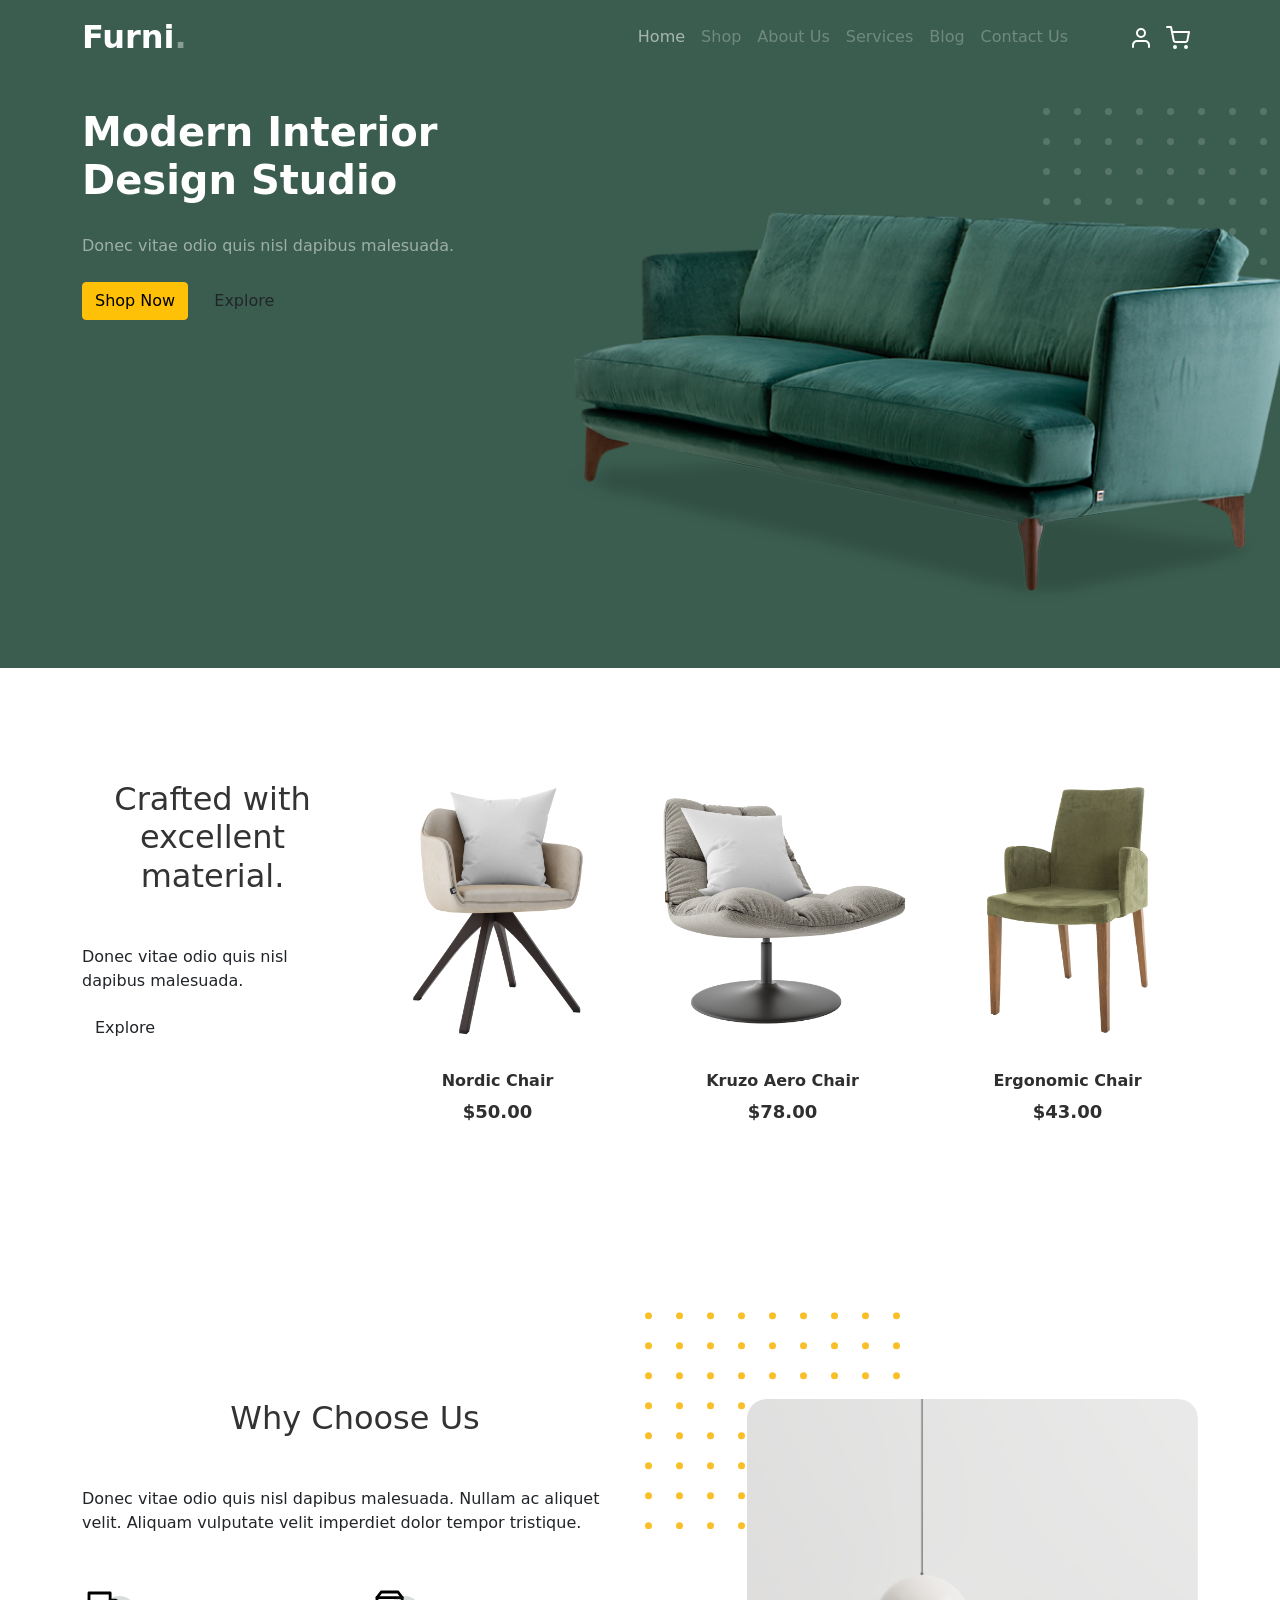
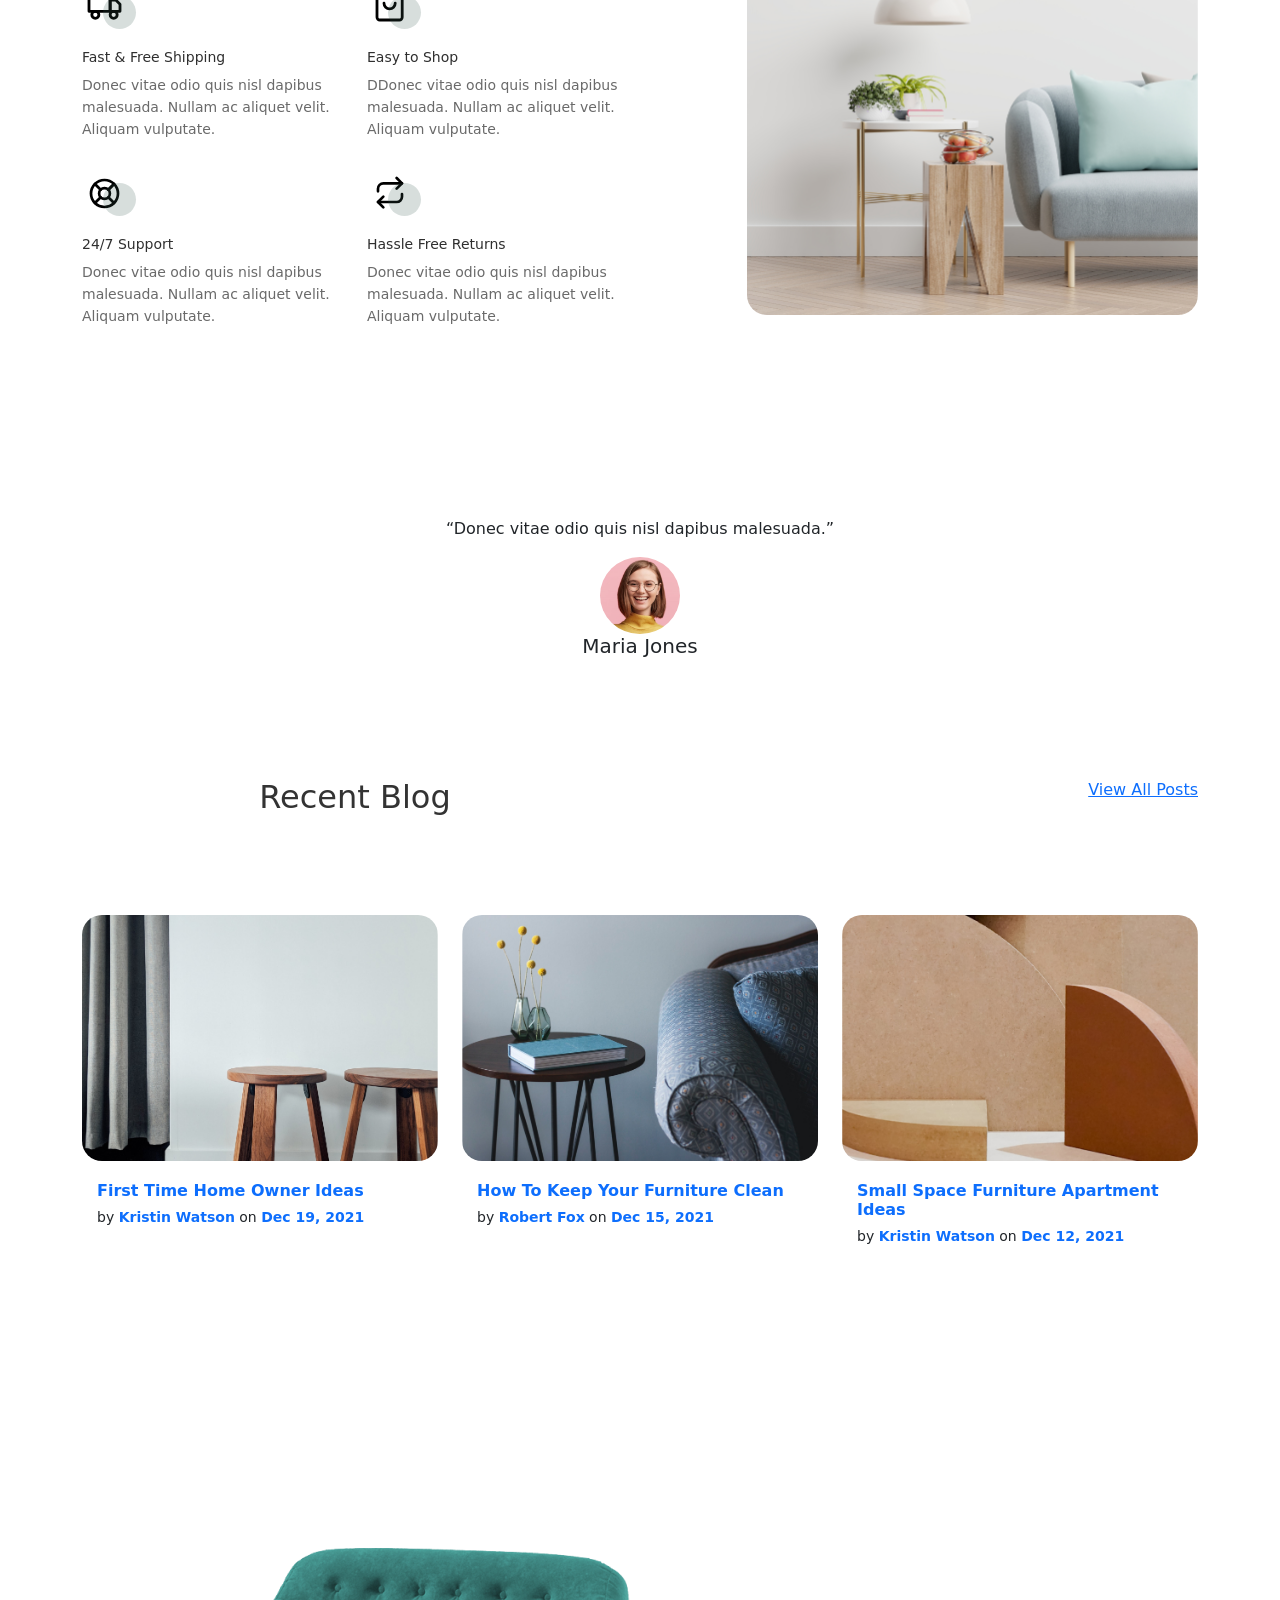
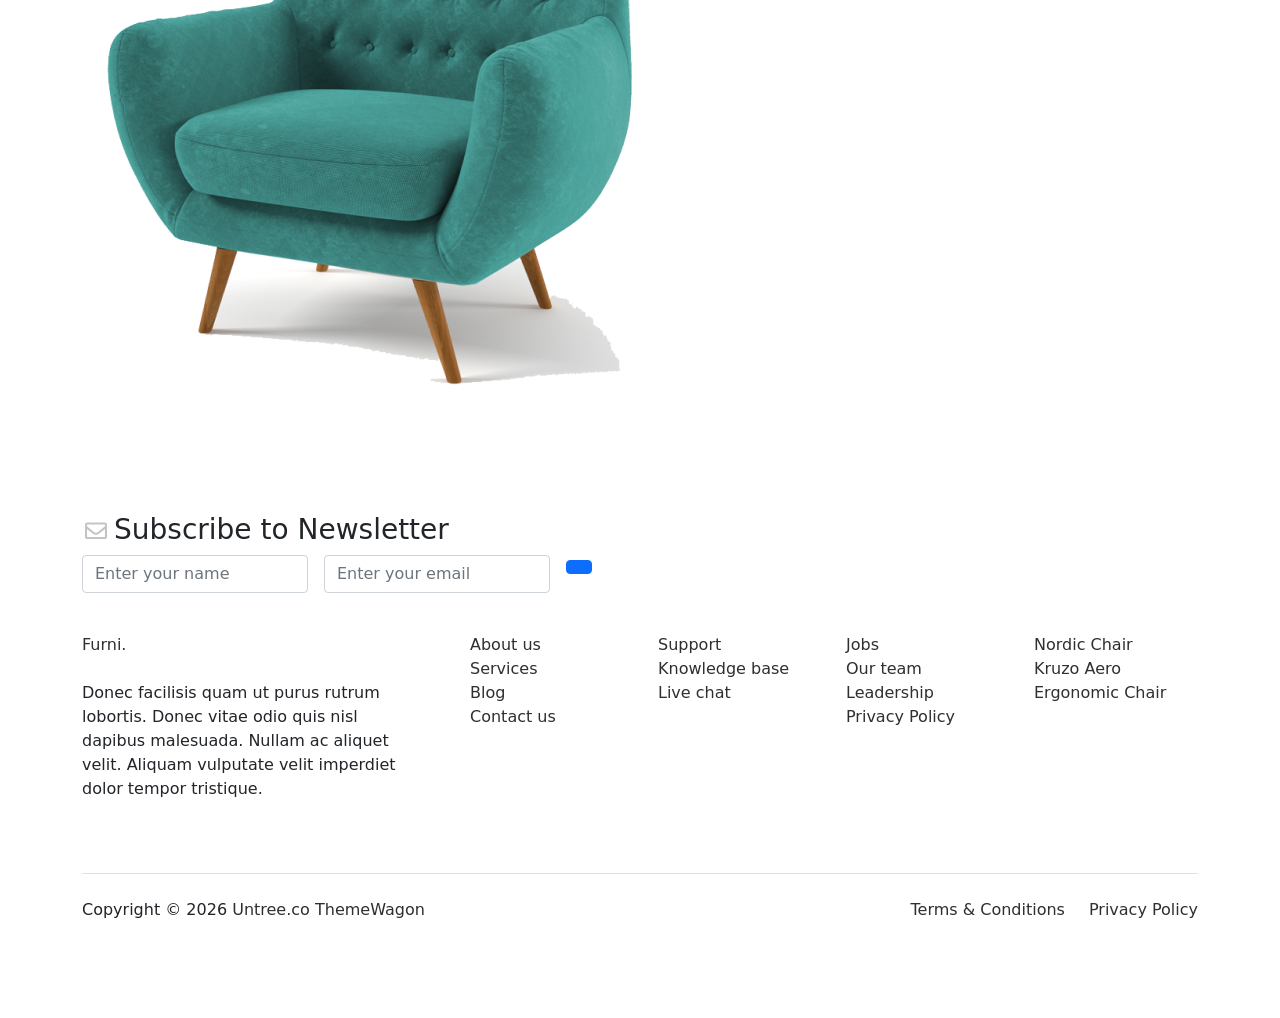
<file: index.html>
<!DOCTYPE html>
<html lang="en">
<head>
    <meta charset="UTF-8">
    <meta name="viewport" content="width=device-width, initial-scale=1.0">
    <title>FURIN🕊️</title>
    <link rel="stylesheet" href="bootstrap files/style.css">
    <link rel="stylesheet" href="bootstrap files/bootstrap.min.css">
</head>
<body>
    <nav class="custom-navbar navbar navbar-expand-md navbar-dark">
<div class="container">
<a class="navbar-brand" href="index.html">Furni<span>.</span></a>
<button class="navbar-toggler" type="button" data-bs-toggle="collapse" data-bs-target="#navbarsFurni">
<span class="navbar-toggler-icon"></span></button>
<div class="collapse navbar-collapse" id="navbarsFurni">
<ul class="custom-navbar-nav navbar-nav ms-auto mb-2 mb-md-0">
<li class="nav-item active"><a class="nav-link" href="index.html">Home</a></li>
<li class="nav-item"><a class="nav-link" href="shop.html">Shop</a></li>
<li class="nav-item"><a class="nav-link" href="about.html">About Us</a></li>
<li class="nav-item"><a class="nav-link" href="sevices.html">Services</a></li>
<li class="nav-item"><a class="nav-link" href="blog.html">Blog</a></li>
<li class="nav-item"><a class="nav-link" href="contact.html">Contact Us</a></li>
</ul>
<ul class="custom-navbar-cta navbar-nav ms-5">
<li class="nav-item"><a class="nav-link" href="#"><img src="images/user.svg" alt="User"></a></li>
<li class="nav-item"><a class="nav-link" href="cart.html"><img src="images/cart.svg" alt="Cart"></a></li>
</ul>
</div>
</div>
</nav>

<div class="hero">
<div class="container">
<div class="row justify-content-between">
<div class="col-lg-5">
<div class="intro-excerpt">
<h1>Modern Interior <span>Design Studio</span></h1>
<p class="mb-4">Donec vitae odio quis nisl dapibus malesuada.</p>
<p>
<a href="shop.html" class="btn btn-warning me-2">Shop Now</a>
<a href="#" class="btn btn-white-outline">Explore</a>
</p>
</div>
</div>
<div class="col-lg-7">
<div class="hero-img-wrap">
<img src="images/couch.png" class="img-fluid" alt="Hero Image">
</div>
</div>
</div>
</div>
</div>


<div class="product-section">
<div class="container">
<div class="row">
<!-- Text -->
<div class="col-lg-3">
<h2 class="section-title">Crafted with excellent material.</h2>
<p>Donec vitae odio quis nisl dapibus malesuada.</p>
<a href="shop.html" class="btn">Explore</a>
</div>
<!-- Product 1 -->
<div class="col-12 col-md-4 col-lg-3">
<a class="product-item" href="cart.html">
<img src="images/product-1.png" class="img-fluid product-thumbnail" alt="Nordic Chair">
<h3>Nordic Chair</h3>
<strong>$50.00</strong>
<span class="icon-cross">
<img src="images/cross.svg" alt="Add">
</span>
</a>
</div>


<div class="col-12 col-md-4 col-lg-3">
<a class="product-item" href="cart.html">
<img src="images/product-2.png" class="img-fluid product-thumbnail" alt="Kruzo Aero Chair">
<h3>Kruzo Aero Chair</h3>
<strong>$78.00</strong>
<span class="icon-cross">
<img src="images/cross.svg" alt="Add">
</span>
</a>
</div>
<div class="col-12 col-md-4 col-lg-3">
<a class="product-item" href="cart.html">
<img src="images/product-3.png" class="img-fluid product-thumbnail" alt="Ergonomic Chair">
<h3>Ergonomic Chair</h3>
<strong>$43.00</strong>
<span class="icon-cross">
<img src="images/cross.svg" alt="Add">
</span>
</a>
</div>
</div>
</div>
</div>




<div class="why-choose-section">
<div class="container">
<div class="row justify-content-between">

<!-- Left Column -->
<div class="col-lg-6">
<h2 class="section-title">Why Choose Us</h2>
<p>Donec vitae odio quis nisl dapibus malesuada. Nullam ac aliquet velit. Aliquam vulputate velit
imperdiet dolor tempor tristique.</p>

<div class="row my-5">
<!-- Feature 1 -->
<div class="col-6 col-md-6">
<div class="feature">
<div class="icon">
<img src="images/truck.svg" alt="Fast & Free Shipping" class="img-fluid">
</div>
<h3>Fast &amp; Free Shipping</h3>
<p>Donec vitae odio quis nisl dapibus malesuada. Nullam ac aliquet velit. Aliquam vulputate.</p>
</div>
</div>

<!-- Feature 2 -->
<div class="col-6 col-md-6">
<div class="feature">
<div class="icon">
<img src="images/bag.svg" alt="Easy to Shop" class="img-fluid">
</div>
<h3>Easy to Shop</h3>
<p>DDonec vitae odio quis nisl dapibus malesuada. Nullam ac aliquet velit. Aliquam vulputate.</p>
</div>
</div>

<!-- Feature 3 -->
<div class="col-6 col-md-6">
<div class="feature">
<div class="icon">
<img src="images/support.svg" alt="24/7 Support" class="img-fluid">
</div>
<h3>24/7 Support</h3>
<p>Donec vitae odio quis nisl dapibus malesuada. Nullam ac aliquet velit. Aliquam vulputate.</p>
</div>
</div>

<!-- Feature 4 -->
<div class="col-6 col-md-6">
<div class="feature">
<div class="icon">
<img src="images/return.svg" alt="Hassle Free Returns" class="img-fluid">
</div>
<h3>Hassle Free Returns</h3>
<p>Donec vitae odio quis nisl dapibus malesuada. Nullam ac aliquet velit. Aliquam vulputate.</p>
</div>
</div>
</div>
</div>

<!-- Right Column: Image -->
<div class="col-lg-5">
<div class="img-wrap">
<img src="images/why-choose-us-img.jpg" alt="Why Choose Us" class="img-fluid">
</div>
</div>

</div>
</div>
</div>





<div id="testimonialCarousel" class="carousel slide" data-bs-ride="carousel">
<div class="carousel-inner text-center">
<div class="carousel-item active">
<blockquote>
<p>“Donec vitae odio quis nisl dapibus malesuada.”</p>
</blockquote>
<img src="images/person-1.png" class="rounded-circle" width="80" alt="Maria Jones">
<h5>Maria Jones</h5>
</div>
<div class="carousel-item">
<blockquote>
<p>“Aliquam vulputate velit imperdiet dolor tempor tristique.”</p>
</blockquote>
<img src="images/person_2.jpg" class="rounded-circle" width="80" alt="John Smith">
<h5>John Smith</h5>
</div>
</div>
<button class="carousel-control-prev" data-bs-target="#testimonialCarousel" data-bs-slide="prev">
<span class="carousel-control-prev-icon"></span>
</button>
<button class="carousel-control-next" data-bs-target="#testimonialCarousel" data-bs-slide="next">
<span class="carousel-control-next-icon"></span>
</button>
</div>



<div class="blog-section">
<div class="container">
<div class="row mb-5">
<div class="col-md-6">
<h2 class="section-title">Recent Blog</h2>
</div>
<div class="col-md-6 text-start text-md-end">
<a href="#" class="more">View All Posts</a>
</div>
</div>
<div class="row">
<!-- Post 1 -->
<div class="col-12 col-sm-6 col-md-4 mb-4 mb-md-0">
<div class="post-entry">
<a href="#" class="post-thumbnail">
<img src="images/post-1.jpg" alt="Blog Image" class="img-fluid">
</a>
<div class="post-content-entry">
<h3><a href="#">First Time Home Owner Ideas</a></h3>
<div class="meta">
<span>by <a href="#">Kristin Watson</a></span>
<span> on <a href="#">Dec 19, 2021</a></span>
</div>
</div>
</div>
</div>


<!-- Post 2 -->
<div class="col-12 col-sm-6 col-md-4 mb-4 mb-md-0">
<div class="post-entry">
<a href="#" class="post-thumbnail">
<img src="images/post-2.jpg" alt="Blog Image" class="img-fluid">
</a>
<div class="post-content-entry">
<h3><a href="#">How To Keep Your Furniture Clean</a></h3>
<div class="meta">
<span>by <a href="#">Robert Fox</a></span>
<span> on <a href="#">Dec 15, 2021</a></span>
</div>
</div>
</div>
</div>


<!-- Post 3 -->
<div class="col-12 col-sm-6 col-md-4">
<div class="post-entry">
<a href="#" class="post-thumbnail">
<img src="images/post-3.jpg" alt="Blog Image" class="img-fluid">
</a>
<div class="post-content-entry">
<h3><a href="#">Small Space Furniture Apartment Ideas</a></h3>
<div class="meta">
<span>by <a href="#">Kristin Watson</a></span>
<span> on <a href="#">Dec 12, 2021</a></span>
</div>
</div>
</div>
</div>

</div>
</div>
</div>


<footer class="footer-section">
<div class="container relative">
<div class="sofa-img">
<img src="images/sofa.png" alt="Image" class="img-fluid">
</div>

<!-- Subscription -->
<div class="row">
<div class="col-lg-8">
<div class="subscription-form">
<h3 class="d-flex align-items-center">
<span class="me-1">
<img src="images/envelope-outline.svg" alt="Image" class="img-fluid">
</span>
<span>Subscribe to Newsletter</span>
</h3>

<form action="#" class="row g-3">
<div class="col-auto">
<input type="text" class="form-control" placeholder="Enter your name">
</div>
<div class="col-auto">
<input type="email" class="form-control" placeholder="Enter your email">
</div>




<div class="col-auto">
<button class="btn btn-primary">
<span class="fa fa-paper-plane"></span>
</button>
</div>
</form>
</div>
</div>
</div>
<div class="row g-5 mb-5">
<div class="col-lg-4">
<div class="mb-4 footer-logo-wrap">
<a href="#" class="footer-logo">Furni<span>.</span></a>
</div>
<p class="mb-4">
Donec facilisis quam ut purus rutrum lobortis. Donec vitae odio quis nisl dapibus malesuada.
Nullam ac aliquet velit. Aliquam vulputate velit imperdiet dolor tempor tristique.
</p>
<ul class="list-unstyled custom-social">
<li><a href="#"><span class="fa fa-brands fa-facebook-f"></span></a></li>
<li><a href="#"><span class="fa fa-brands fa-twitter"></span></a></li>
<li><a href="#"><span class="fa fa-brands fa-instagram"></span></a></li>
<li><a href="#"><span class="fa fa-brands fa-linkedin"></span></a></li>
</ul>
</div>



<div class="col-lg-8">
<div class="row links-wrap">
<div class="col-6 col-sm-6 col-md-3">
<ul class="list-unstyled">
<li><a href="#">About us</a></li>
<li><a href="#">Services</a></li>
<li><a href="#">Blog</a></li>
<li><a href="#">Contact us</a></li>
</ul>
</div>
<div class="col-6 col-sm-6 col-md-3">
<ul class="list-unstyled">
<li><a href="#">Support</a></li>
<li><a href="#">Knowledge base</a></li>
<li><a href="#">Live chat</a></li>
</ul>
</div>
<div class="col-6 col-sm-6 col-md-3">
<ul class="list-unstyled">
<li><a href="#">Jobs</a></li>
<li><a href="#">Our team</a></li>
<li><a href="#">Leadership</a></li>
<li><a href="#">Privacy Policy</a></li>
</ul>
</div>


<div class="col-6 col-sm-6 col-md-3">
<ul class="list-unstyled">
<li><a href="#">Nordic Chair</a></li>
<li><a href="#">Kruzo Aero</a></li>
<li><a href="#">Ergonomic Chair</a></li>
</ul>
</div>
</div>
</div>
</div>
<div class="border-top copyright">
<div class="row pt-4">
<div class="col-lg-6">
<p class="mb-2 text-center text-lg-start">
Copyright &copy;
<script>document.write(new Date().getFullYear());</script>
<a href="https://untree.co">Untree.co</a>
<a href="https://themewagon.com">ThemeWagon</a>
</p>
</div>


<div class="col-lg-6 text-center text-lg-end">
<ul class="list-unstyled d-inline-flex ms-auto">
<li class="me-4"><a href="#">Terms &amp; Conditions</a></li>
<li><a href="#">Privacy Policy</a></li>
</ul>
</div>
</div>
</div>

</div>
</footer>
    <script src="bootstrap files/bootstrap.bundle.min.js"></script>
</body>
</html>
</file>
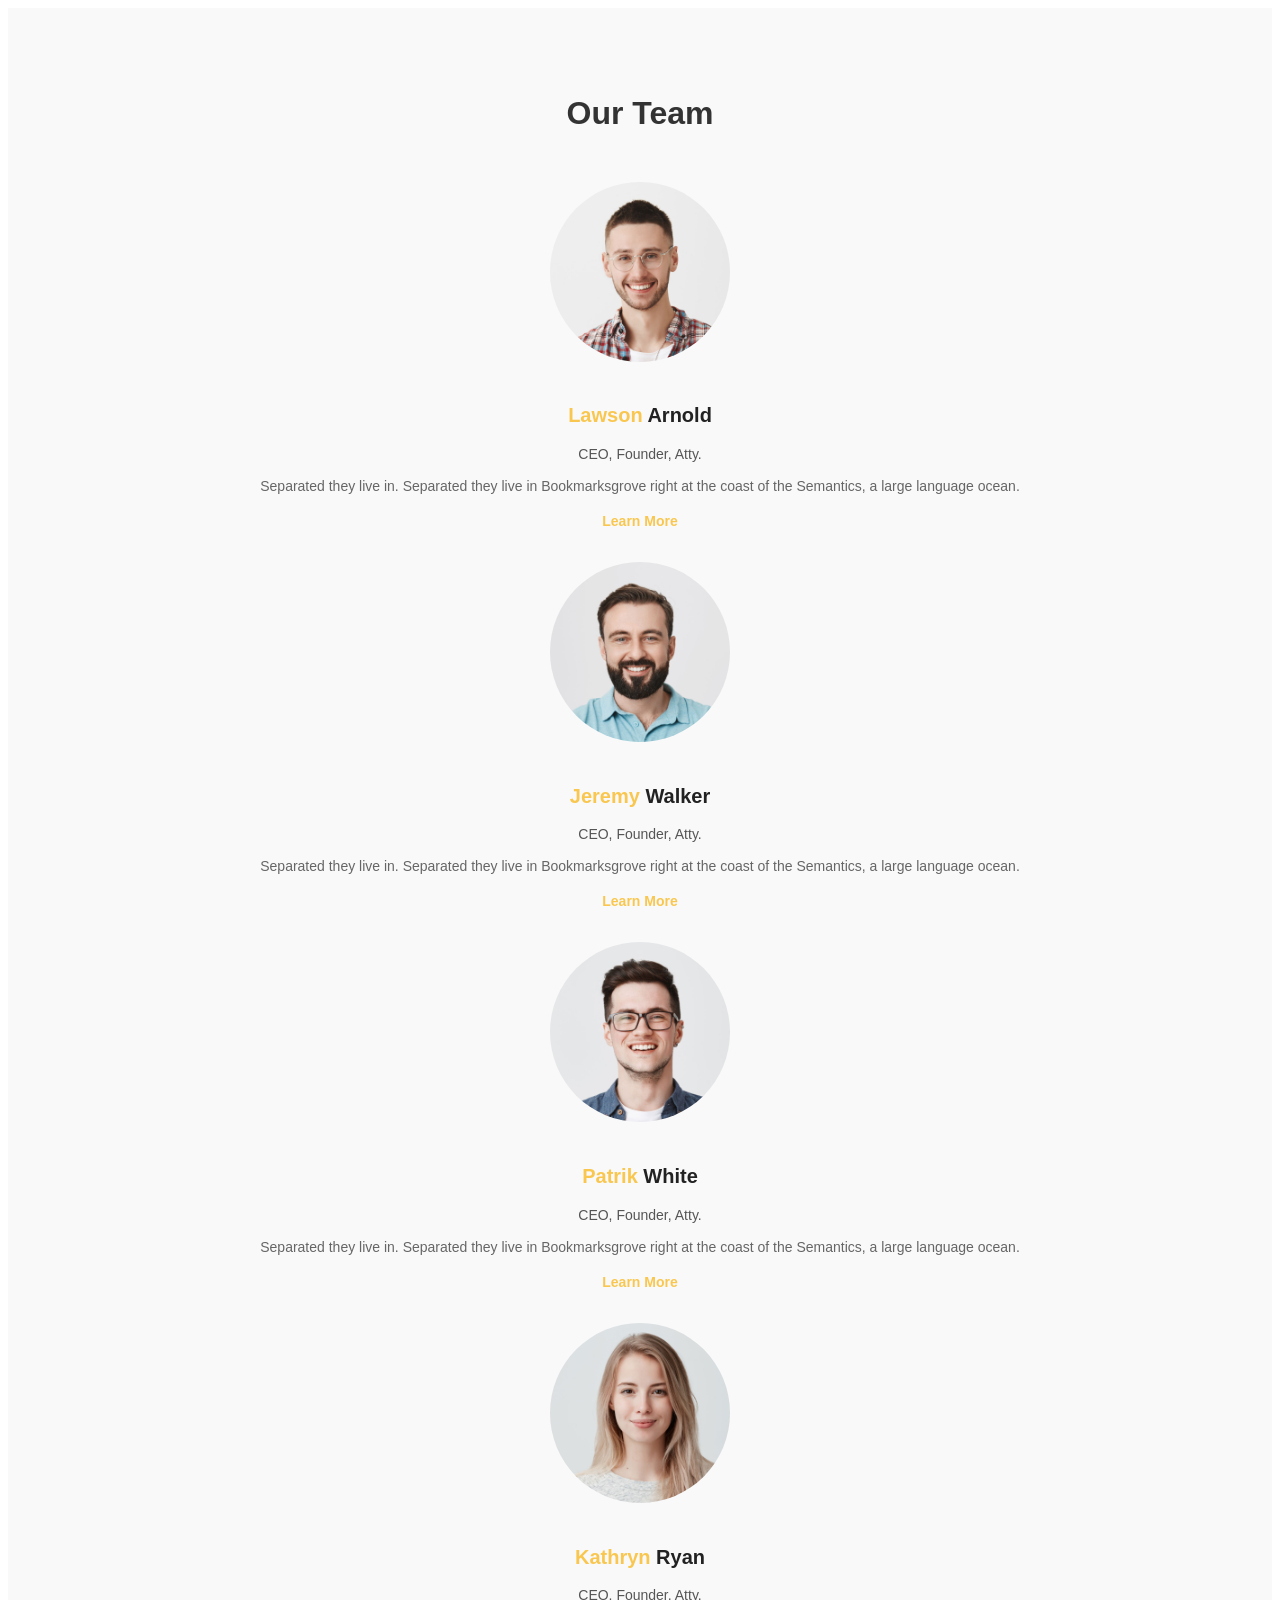
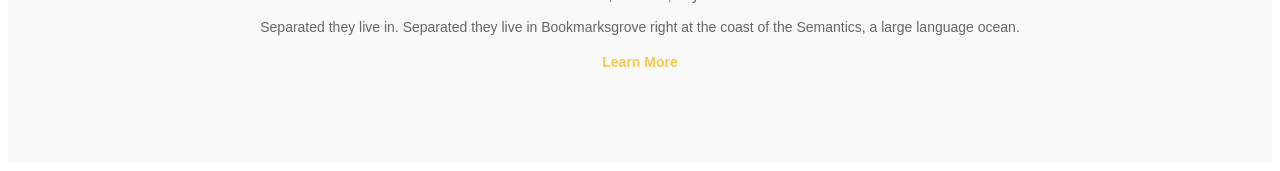
<file: about.html>
<!DOCTYPE html>
<html lang="en">
<head>
    <meta charset="UTF-8">
    <meta name="viewport" content="width=device-width, initial-scale=1.0">
    <title>Document</title>
    <link rel="stylesheet" href="bootstrap files/style.css">
</head>
<body>
    <div class="untree_co-section">
<div class="container">

<div class="row mb-5">
<div class="col-lg-5 mx-auto text-center">
<h2 class="section-title">Our Team</h2>
</div>
</div>

<div class="row">
<!-- Start Column 1 -->
<div class="col-12 col-md-6 col-lg-3 mb-5 mb-md-0">
<img src="images/person_1.jpg" class="img-fluid mb-5" alt="Team Member">
<h3><a href="#"><span>Lawson</span> Arnold</a></h3>
<span class="d-block position mb-4">CEO, Founder, Atty.</span>
<p>
Separated they live in. Separated they live in Bookmarksgrove right at
the coast of the Semantics, a large language ocean.
</p>
<p class="mb-0">
<a href="#" class="more dark">Learn More <span class="icon-arrow_forward"></span></a>
</p>
</div>

<!-- Start Column 2 -->
<div class="col-12 col-md-6 col-lg-3 mb-5 mb-md-0">
<img src="images/person_2.jpg" class="img-fluid mb-5" alt="Team Member">
<h3><a href="#"><span>Jeremy</span> Walker</a></h3>
<span class="d-block position mb-4">CEO, Founder, Atty.</span>
<p>
Separated they live in. Separated they live in Bookmarksgrove right at
the coast of the Semantics, a large language ocean.
</p>
<p class="mb-0">
<a href="#" class="more dark">Learn More <span class="icon-arrow_forward"></span></a>
</p>
</div>
<!-- Start Column 3 -->
<div class="col-12 col-md-6 col-lg-3 mb-5 mb-md-0">
<img src="images/person_3.jpg" class="img-fluid mb-5" alt="Team Member">
<h3><a href="#"><span>Patrik</span> White</a></h3>
<span class="d-block position mb-4">CEO, Founder, Atty.</span>
<p>
Separated they live in. Separated they live in Bookmarksgrove right at
the coast of the Semantics, a large language ocean.
</p>

<p class="mb-0">
<a href="#" class="more dark">
Learn More <span class="icon-arrow_forward"></span>
</a>
</p>
</div>
<!-- Start Column 4 -->
<div class="col-12 col-md-6 col-lg-3 mb-5 mb-md-0">
<img src="images/person_4.jpg" class="img-fluid mb-5" alt="Team Member">
<h3><a href="#"><span>Kathryn</span> Ryan</a></h3>
<span class="d-block position mb-4">CEO, Founder, Atty.</span>
<p>
Separated they live in. Separated they live in Bookmarksgrove right at
the coast of the Semantics, a large language ocean.
</p>
<p class="mb-0">
<a href="#" class="more dark">Learn More <span class="icon-arrow_forward"></span></a>
</p>
</div>
</div>
</div>
</div>
  <script src="bootstrap files/bootstrap.bundle.min.js"></script>
</body>
</body>
</html>
</file>
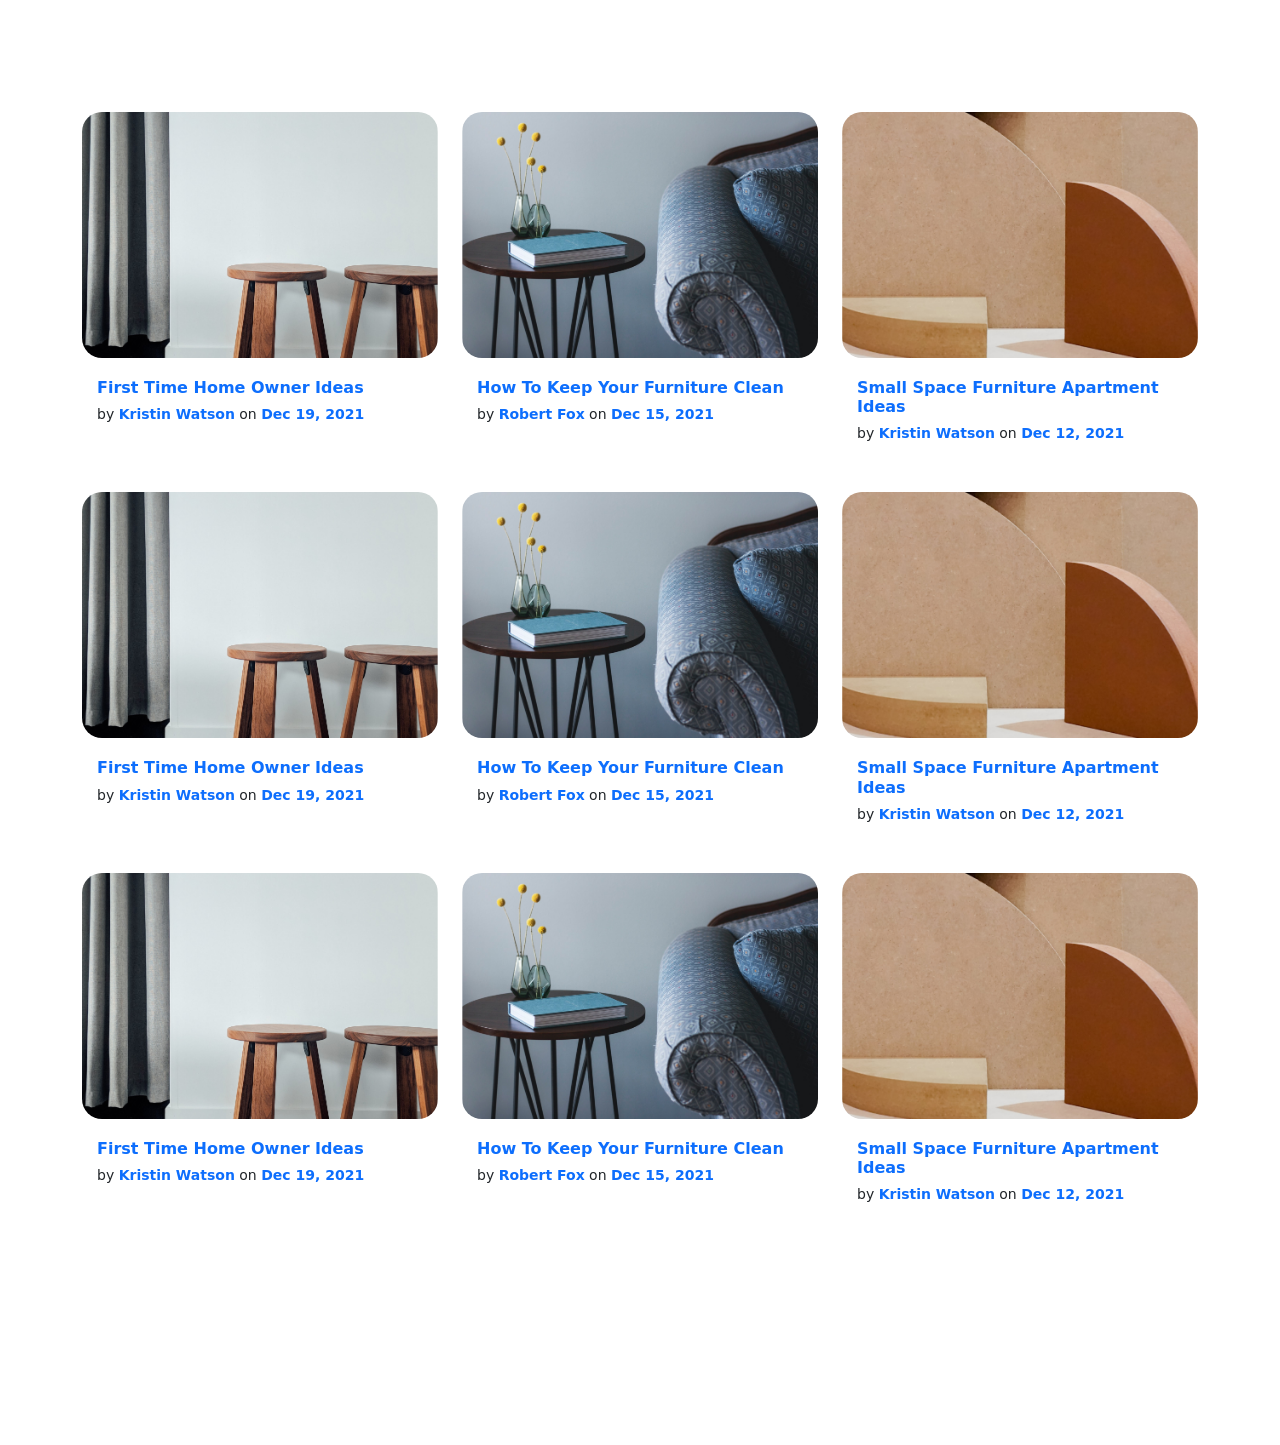
<file: blog.html>
<!DOCTYPE html>
<html lang="en">
<head>
    <meta charset="UTF-8">
    <meta name="viewport" content="width=device-width, initial-scale=1.0">
    <title>Document</title>
    <link rel="stylesheet" href="bootstrap files/style.css">
    <link rel="stylesheet" href="bootstrap files/bootstrap.min.css">
</head>
<body>
    <div class="blog-section">
<div class="container">
<div class="row">
<div class="col-12 col-sm-6 col-md-4 mb-5">
<div class="post-entry">
<a href="#" class="post-thumbnail"><img src="images/post-1.jpg" alt="Image" class="img-fluid"></a>
<div class="post-content-entry">
<h3><a href="#">First Time Home Owner Ideas</a></h3>
<div class="meta">
<span>by <a href="#">Kristin Watson</a></span>
<span>on <a href="#">Dec 19, 2021</a></span>
</div>
</div>
</div>
</div>
<div class="col-12 col-sm-6 col-md-4 mb-5">
<div class="post-entry">
<a href="#" class="post-thumbnail"><img src="images/post-2.jpg" alt="Image" class="img-fluid"></a>
<div class="post-content-entry">
<h3><a href="#">How To Keep Your Furniture Clean</a></h3>
<div class="meta">
<span>by <a href="#">Robert Fox</a></span>
<span>on <a href="#">Dec 15, 2021</a></span>
</div>
</div>
</div>
</div>

<div class="col-12 col-sm-6 col-md-4 mb-5">
<div class="post-entry">
<a href="#" class="post-thumbnail"><img src="images/post-3.jpg" alt="Image" class="img-fluid"></a>
<div class="post-content-entry">
<h3><a href="#">Small Space Furniture Apartment Ideas</a></h3>
<div class="meta">
<span>by <a href="#">Kristin Watson</a></span>
<span>on <a href="#">Dec 12, 2021</a></span>
</div>
</div>
</div>
</div>
<div class="col-12 col-sm-6 col-md-4 mb-5">
<div class="post-entry">
<a href="#" class="post-thumbnail"><img src="images/post-1.jpg" alt="Image" class="img-fluid"></a>
<div class="post-content-entry">
<h3><a href="#">First Time Home Owner Ideas</a></h3>
<div class="meta">
<span>by <a href="#">Kristin Watson</a></span>
<span>on <a href="#">Dec 19, 2021</a></span>
</div>
</div>
</div>
</div>



<div class="col-12 col-sm-6 col-md-4 mb-5">
<div class="post-entry">
<a href="#" class="post-thumbnail"><img src="images/post-2.jpg" alt="Image" class="img-fluid"></a>
<div class="post-content-entry">
<h3><a href="#">How To Keep Your Furniture Clean</a></h3>
<div class="meta">
<span>by <a href="#">Robert Fox</a></span>
<span>on <a href="#">Dec 15, 2021</a></span>
</div>
</div>
</div>
</div>
<div class="col-12 col-sm-6 col-md-4 mb-5">
<div class="post-entry">
<a href="#" class="post-thumbnail"><img src="images/post-3.jpg" alt="Image" class="img-fluid"></a>
<div class="post-content-entry">
<h3><a href="#">Small Space Furniture Apartment Ideas</a></h3>
<div class="meta">
<span>by <a href="#">Kristin Watson</a></span>
<span>on <a href="#">Dec 12, 2021</a></span>
</div>
</div>
</div>
</div>


<div class="col-12 col-sm-6 col-md-4 mb-5">
<div class="post-entry">
<a href="#" class="post-thumbnail"><img src="images/post-1.jpg" alt="Image" class="img-fluid"></a>
<div class="post-content-entry">
<h3><a href="#">First Time Home Owner Ideas</a></h3>
<div class="meta">
<span>by <a href="#">Kristin Watson</a></span>
<span>on <a href="#">Dec 19, 2021</a></span>
</div>
</div>
</div>
</div>
<div class="col-12 col-sm-6 col-md-4 mb-5">
<div class="post-entry">
<a href="#" class="post-thumbnail"><img src="images/post-2.jpg" alt="Image" class="img-fluid"></a>
<div class="post-content-entry">
<h3><a href="#">How To Keep Your Furniture Clean</a></h3>
<div class="meta">
<span>by <a href="#">Robert Fox</a></span>
<span>on <a href="#">Dec 15, 2021</a></span>
</div>
</div>
</div>
</div>

<div class="col-12 col-sm-6 col-md-4 mb-5">
<div class="post-entry">
<a href="#" class="post-thumbnail"><img src="images/post-3.jpg" alt="Image" class="img-fluid"></a>
<div class="post-content-entry">
<h3><a href="#">Small Space Furniture Apartment Ideas</a></h3>
<div class="meta">
<span>by <a href="#">Kristin Watson</a></span>
<span>on <a href="#">Dec 12, 2021</a></span>
</div>
</div>
</div>
</div>

</div>
</div>
</div>
    <script src="bootstrap files/bootstrap.bundle.min.js"></script>
</body>
</html>
</file>
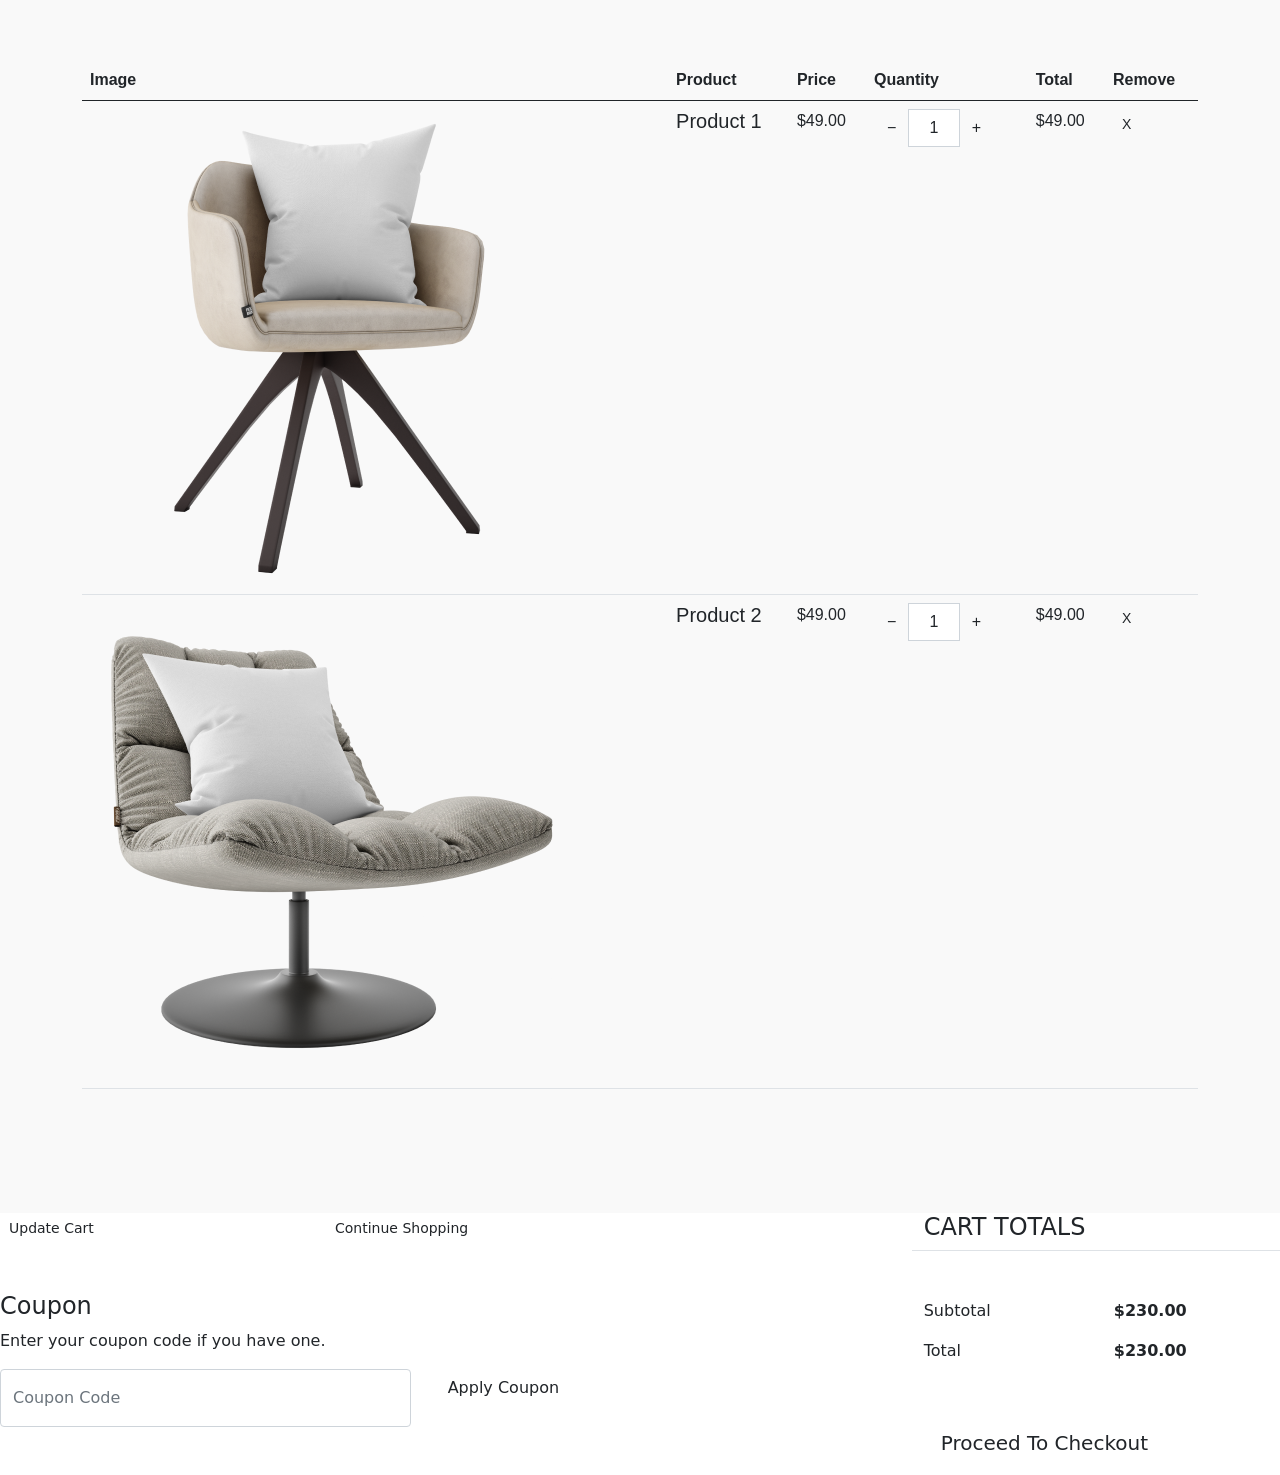
<file: cart.html>
<!DOCTYPE html>
<html lang="en">
<head>
    <meta charset="UTF-8">
    <meta name="viewport" content="width=device-width, initial-scale=1.0">
    <title>Document</title>
    <link rel="stylesheet" href="bootstrap files/style.css">
    <link rel="stylesheet" href="bootstrap files/bootstrap.min.css">
</head>
<body>
    <div class="untree_co-section before-footer-section">
<div class="container">
<div class="row mb-5">
<form class="col-md-12" method="post">
<div class="site-blocks-table">
<table class="table">
<thead>
<tr>
<th class="product-thumbnail">Image</th>
<th class="product-name">Product</th>
<th class="product-price">Price</th>
<th class="product-quantity">Quantity</th>
<th class="product-total">Total</th>
<th class="product-remove">Remove</th>
</tr>
</thead>

<tbody>

<!-- Product 1 -->
<tr>
<td class="product-thumbnail">
<img src="images/product-1.png" alt="Product Image" class="img-fluid">
</td>


<td class="product-name">
<h2 class="h5 text-black">Product 1</h2>
</td>
<td>$49.00</td>
<td>
<div class="input-group mb-3 d-flex align-items-center quantity-container" style="max-width:
120px;">
<div class="input-group-prepend">
<button class="btn btn-outline-black decrease" type="button">&minus;</button>
</div>
<input type="text" class="form-control text-center quantity-amount" value="1" >

<div class="input-group-append">
<button class="btn btn-outline-black increase" type="button">&plus;</button>
</div>
</div>
</td>
<td>$49.00</td>
<td>
<a href="#" class="btn btn-black btn-sm">X</a>
</td>
</tr>



<!-- Product 2 -->
<tr>
<td class="product-thumbnail">
<img src="images/product-2.png" alt="Product Image" class="img-fluid">
</td>

<td class="product-name">
<h2 class="h5 text-black">Product 2</h2>
</td>

<td>$49.00</td>

<td>
<div class="input-group mb-3 d-flex align-items-center quantity-container" style="max-width:
120px;">
<div class="input-group-prepend">
<button class="btn btn-outline-black decrease" type="button">&minus;</button>
</div>

<input type="text" class="form-control text-center quantity-amount" value="1" >

<div class="input-group-append">
<button class="btn btn-outline-black increase" type="button">&plus;</button>
</div>
</div>
</td>

<td>$49.00</td>

<td>
<a href="#" class="btn btn-black btn-sm">X</a>
</td>
</tr>
</tbody>
</table>
</div>
</form>
</div>
</div>
</div>



<div class="row">
<div class="col-md-6">
<div class="row mb-5">
<div class="col-md-6 mb-3 mb-md-0">
<button class="btn btn-black btn-sm btn-block"> Update Cart </button>
</div>
<div class="col-md-6">
<button class="btn btn-outline-black btn-sm btn-block"> Continue Shopping </button>
</div>
</div>
<div class="row">
<div class="col-md-12">
<label class="text-black h4" for="coupon">Coupon</label>
<p>Enter your coupon code if you have one.</p>
</div>
<div class="col-md-8 mb-3 mb-md-0">
<input type="text" class="form-control py-3" id="coupon" placeholder="Coupon Code">
</div>
<div class="col-md-4">
<button class="btn btn-black"> Apply Coupon </button>
</div>
</div>
</div>


<div class="col-md-6 pl-5">
<div class="row justify-content-end">
<div class="col-md-7">
<div class="row">
<div class="col-md-12 text-right border-bottom mb-5">
<h3 class="text-black h4 text-uppercase">Cart Totals</h3>
</div>
</div>
<div class="row mb-3">
<div class="col-md-6">
<span class="text-black">Subtotal</span>
</div>
<div class="col-md-6 text-right">
<strong class="text-black">$230.00</strong>
</div>
</div>
<div class="row mb-5">
<div class="col-md-6">
<span class="text-black">Total</span>
</div>
<div class="col-md-6 text-right">
<strong class="text-black">$230.00</strong>
</div>
</div>

<div class="row">
<div class="col-md-12">
<button
class="btn btn-black btn-lg py-3 btn-block"
onclick="window.location='checkout.html'"
>
Proceed To Checkout
</button>
</div>
</div>
</div>
</div>
</div>
</div>
    <script src="bootstrap files/bootstrap.bundle.min.js"></script>
</body>
</html>
</file>
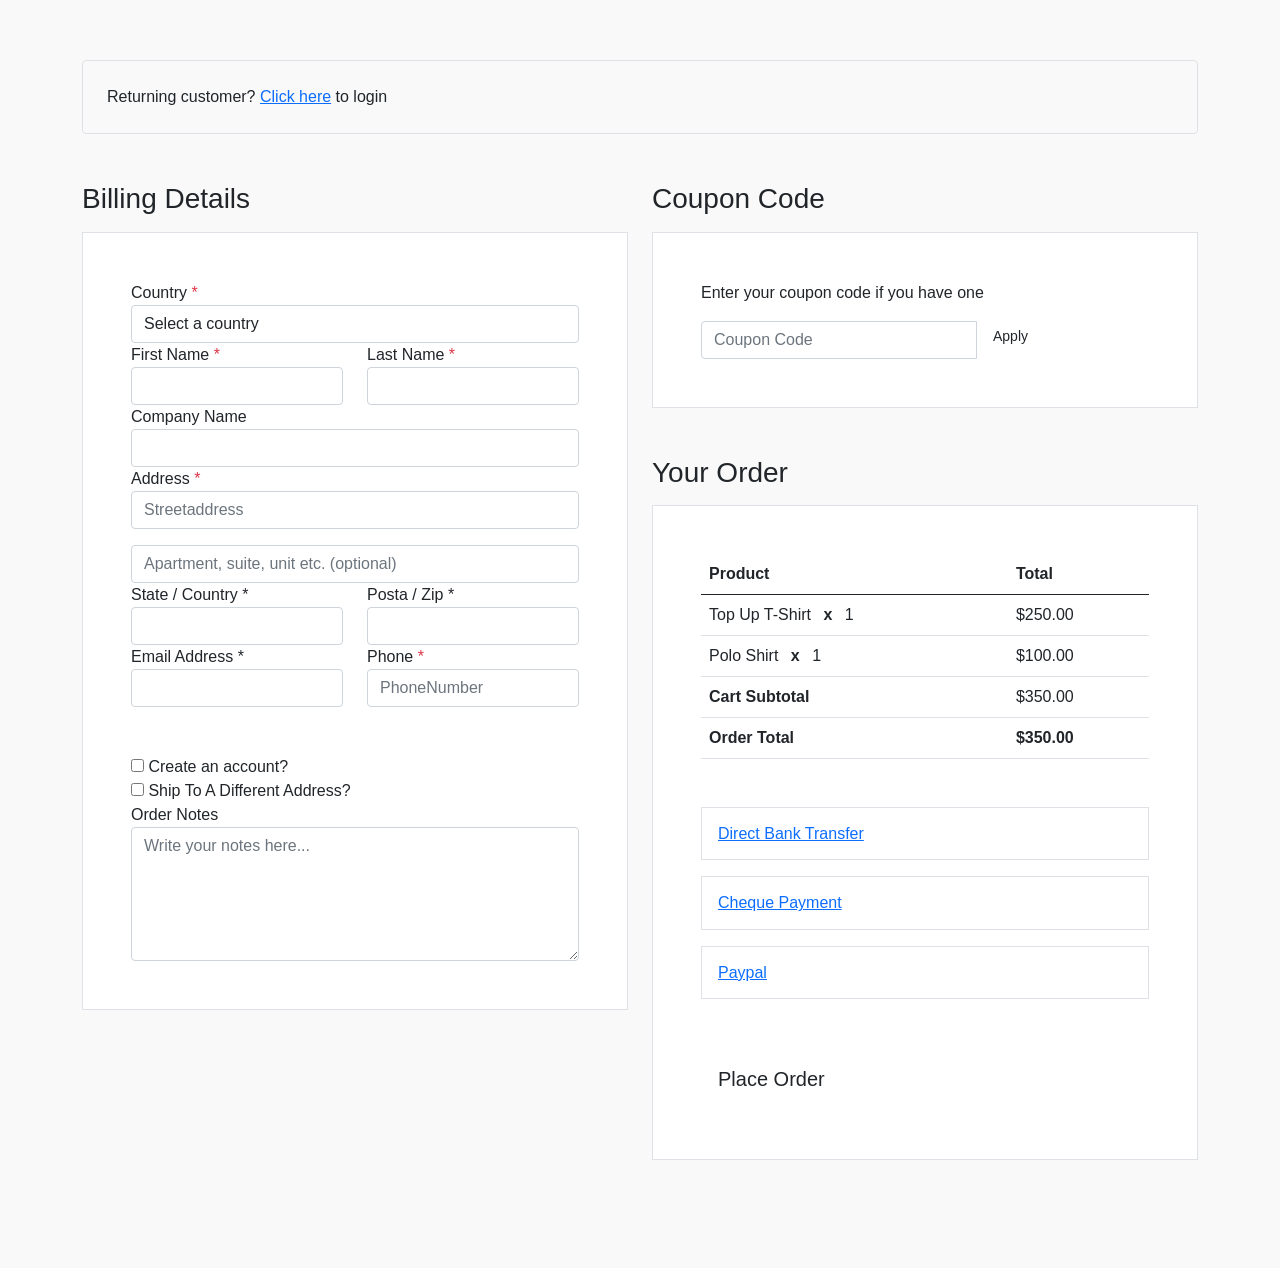
<file: checkout.html>
<!DOCTYPE html>
<html lang="en">
<head>
    <meta charset="UTF-8">
    <meta name="viewport" content="width=device-width, initial-scale=1.0">
    <title>Document</title>
    <link rel="stylesheet" href="bootstrap files/style.css">
    <link rel="stylesheet" href="bootstrap files/bootstrap.min.css">
</head>

<body>

   <div class="untree_co-section">
<div class="container">
<div class="row mb-5">
<div class="col-md-12">
<div class="border p-4 rounded" role="alert">
Returning customer? <a href="#">Click here</a> to login
</div>
</div>
</div>
<div class="row">
<div class="col-md-6 mb-5 mb-md-0">
<h2 class="h3 mb-3 text-black">Billing Details</h2>
<div class="p-3 p-lg-5 border bg-white">
<div>
<label for="c_country" class="text-black">Country <span class="text-danger">*</span></label>
<select id="c_country" class="form-control">
<option value="1">Select a country</option>
<option value="2">Egypt</option>
<option value="3">Saudi Arabia</option>
<option value="4">Qatar</option>
<option value="5">Libya</option>
<option value="6">Lebanon</option>
<option value="7">Iraq</option>
<option value="8">Jordan</option>
<option value="9">Morocco</option>
</select>
</div>


<div class="row">
<div class="col-md-6">
<label for="c_fname" class="text-black">First Name <span class="text-danger">*</span></label>
<input type="text" class="form-control" id="c_fname" name="c_fname">
</div>
<div class="col-md-6">
<label for="c_lname" class="text-black">Last Name <span class="text-danger">*</span></label>
<input type="text" class="form-control" id="c_lname" name="c_lname">
</div>
</div>
<div class="row">
<div class="col-md-12">
<label for="c_companyname" class="text-black">Company Name</label>
<input type="text" class="form-control" id="c_companyname" name="c_companyname">
</div>
</div>
<div class="row">
<div class="col-md-12">
<label for="c_address" class="text-black">Address <span class="text-danger">*</span></label>
<input type="text" class="form-control" id="c_address" name="c_address" placeholder="Street
address">
</div>
</div>
<div class="mt-3">
<input type="text" class="form-control" placeholder="Apartment, suite, unit etc. (optional)">
</div>

<div class="row">
<div class="col-md-6">

<label for="c_state_country" class="text-black">State / Country <span class="text-
danger">*</span></label>

<input type="text" class="form-control" id="c_state_country" name="c_state_country">
</div>
<div class="col-md-6">

<label for="c_postal_zip" class="text-black">Posta / Zip <span class="text-
danger">*</span></label>

<input type="text" class="form-control" id="c_postal_zip" name="c_postal_zip">
</div>
</div>

<div class="row mb-5">
<div class="col-md-6">

<label for="c_email_address" class="text-black">Email Address <span class="text-
danger">*</span></label>

<input type="text" class="form-control" id="c_email_address" name="c_email_address">
</div>
<div class="col-md-6">
<label for="c_phone" class="text-black">Phone <span class="text-danger">*</span></label>
<input type="text" class="form-control" id="c_phone" name="c_phone" placeholder="Phone
Number">
</div>
</div>





<div>
<label for="c_create_account" class="text-black" data-bs-toggle="collapse"
href="#create_an_account" role="button" aria-expanded="false" aria-controls="create_an_account">
<input type="checkbox" value="1" id="c_create_account"> Create an account?
</label>
<div class="collapse" id="create_an_account">
<div class="py-2 mb-4">
<p class="mb-3">Create an account by entering the information below. If you are a returning
customer please login at the top of the page.</p>
<div>
<label for="c_account_password" class="text-black">Account Password</label>
<input type="email" class="form-control" id="c_account_password"
name="c_account_password">
</div>
</div>
</div>
</div>

<div>
<label for="c_ship_different_address" class="text-black" data-bs-toggle="collapse"

href="#ship_different_address" role="button" aria-expanded="false" aria-
controls="ship_different_address">

<input type="checkbox" value="1" id="c_ship_different_address"> Ship To A Different Address?
</label>
<div class="collapse" id="ship_different_address">
<div class="py-2">


<div>

<label for="c_diff_country" class="text-black">Country <span class="text-
danger">*</span></label>

<select id="c_diff_country" class="form-control">
<option value="1">Select a country</option>
<option value="2">Egypt</option>
<option value="3">Saudi Arabia</option>
<option value="4">Qatar</option>
<option value="5">Libya</option>
<option value="6">Lebanon</option>
<option value="7">Iraq</option>
<option value="8">Jordan</option>
<option value="9">Morocco</option>
</select>
</div>
<div class="row">
<div class="col-md-6">

<label for="c_diff_fname" class="text-black">First Name <span class="text-
danger">*</span></label>

<input type="text" class="form-control" id="c_diff_fname" name="c_diff_fname">
</div>
<div class="col-md-6">

<label for="c_diff_lname" class="text-black">Last Name <span class="text-
danger">*</span></label>

<input type="text" class="form-control" id="c_diff_lname" name="c_diff_lname">
</div>
</div>



<div class="row">
<div class="col-md-12">
<label for="c_diff_companyname" class="text-black">Company Name</label>
<input type="text" class="form-control" id="c_diff_companyname"
name="c_diff_companyname">
</div>
</div>

<div class="row mb-3">
<div class="col-md-12">

<label for="c_diff_address" class="text-black">Address <span class="text-
danger">*</span></label>

<input type="text" class="form-control" id="c_diff_address" name="c_diff_address"
placeholder="Street address">
</div>
</div>
<div>
<input type="text" class="form-control" placeholder="Apartment, suite, unit etc. (optional)">
</div>

<div class="row">
<div class="col-md-6">

<label for="c_diff_state_country" class="text-black">State / Country <span class="text-
danger">*</span></label>

<input type="text" class="form-control" id="c_diff_state_country"
name="c_diff_state_country">
</div>



<div class="col-md-6">

<label for="c_diff_postal_zip" class="text-black">Posta / Zip <span class="text-
danger">*</span></label>

<input type="text" class="form-control" id="c_diff_postal_zip" name="c_diff_postal_zip">
</div>
</div>

<div class="row mb-5">
<div class="col-md-6">

<label for="c_diff_email_address" class="text-black">Email Address <span class="text-
danger">*</span></label>

<input type="text" class="form-control" id="c_diff_email_address"
name="c_diff_email_address">
</div>
<div class="col-md-6">

<label for="c_diff_phone" class="text-black">Phone <span class="text-
danger">*</span></label>

<input type="text" class="form-control" id="c_diff_phone" name="c_diff_phone"
placeholder="Phone Number">
</div>
</div>

</div>
</div>
</div>




<div>
<label for="c_order_notes" class="text-black">Order Notes</label>
<textarea name="c_order_notes" id="c_order_notes" cols="30" rows="5" class="form-control"
placeholder="Write your notes here..."></textarea>
</div>
</div>
</div>

<div class="col-md-6">
<div class="row mb-5">
<div class="col-md-12">
<h2 class="h3 mb-3 text-black">Coupon Code</h2>
<div class="p-3 p-lg-5 border bg-white">
<label for="c_code" class="text-black mb-3">Enter your coupon code if you have one</label>
<div class="input-group w-75 couponcode-wrap">

<input type="text" class="form-control me-2" id="c_code" placeholder="Coupon Code" aria-
label="Coupon Code">

<div class="input-group-append">
<button class="btn btn-black btn-sm" type="button" id="button-addon2">Apply</button>
</div>
</div>
</div>
</div>
</div>




<div class="row mb-5">
<div class="col-md-12">
<h2 class="h3 mb-3 text-black">Your Order</h2>
<div class="p-3 p-lg-5 border bg-white">
<table class="table site-block-order-table mb-5">
<thead>
<th>Product</th>
<th>Total</th>
</thead>
<tbody>
<tr>
<td>Top Up T-Shirt <strong class="mx-2">x</strong> 1</td>
<td>$250.00</td>
</tr>
<tr>
<td>Polo Shirt <strong class="mx-2">x</strong> 1</td>
<td>$100.00</td>
</tr>
<tr>
<td class="text-black font-weight-bold"><strong>Cart Subtotal</strong></td>
<td class="text-black">$350.00</td>
</tr>
<tr>
<td class="text-black font-weight-bold"><strong>Order Total</strong></td>
<td class="text-black font-weight-bold"><strong>$350.00</strong></td>
</tr>
</tbody>
</table>


<div class="border p-3 mb-3">
<h3 class="h6 mb-0">

<a class="d-block" data-bs-toggle="collapse" href="#collapsebank" role="button" aria-
expanded="false" aria-controls="collapsebank"> Direct Bank Transfer </a>

</h3>
<div class="collapse" id="collapsebank">
<div class="py-2">
<p class="mb-0">Make your payment directly into our bank account. Please use your Order ID
as the payment reference. Your order won’t be shipped until the funds have cleared in our account.</p>
</div>
</div>
</div>
<div class="border p-3 mb-3">
<h3 class="h6 mb-0">

<a class="d-block" data-bs-toggle="collapse" href="#collapsecheque" role="button" aria-
expanded="false" aria-controls="collapsecheque"> Cheque Payment </a>

</h3>
<div class="collapse" id="collapsecheque">
<div class="py-2">
<p class="mb-0">Make your payment directly into our bank account. Please use your Order ID
as the payment reference. Your order won’t be shipped until the funds have cleared in our account.</p>
</div>
</div>
</div>



<div class="border p-3 mb-5">
<h3 class="h6 mb-0">

<a class="d-block" data-bs-toggle="collapse" href="#collapsepaypal" role="button" aria-
expanded="false" aria-controls="collapsepaypal"> Paypal </a>

</h3>
<div class="collapse" id="collapsepaypal">
<div class="py-2">
<p class="mb-0">Make your payment directly into our bank account. Please use your Order ID
as the payment reference. Your order won’t be shipped until the funds have cleared in our account.</p>
</div>
</div>
</div>

<div>
<button class="btn btn-black btn-lg py-3 btn-block"
onclick="window.location='thankyou.html'">Place Order</button>
</div>
</div>
</div>
</div>
</div>
</div>
</div>
</div>




    <script src="bootstrap files/bootstrap.bundle.min.js"></script>
</body>
</html>
</file>
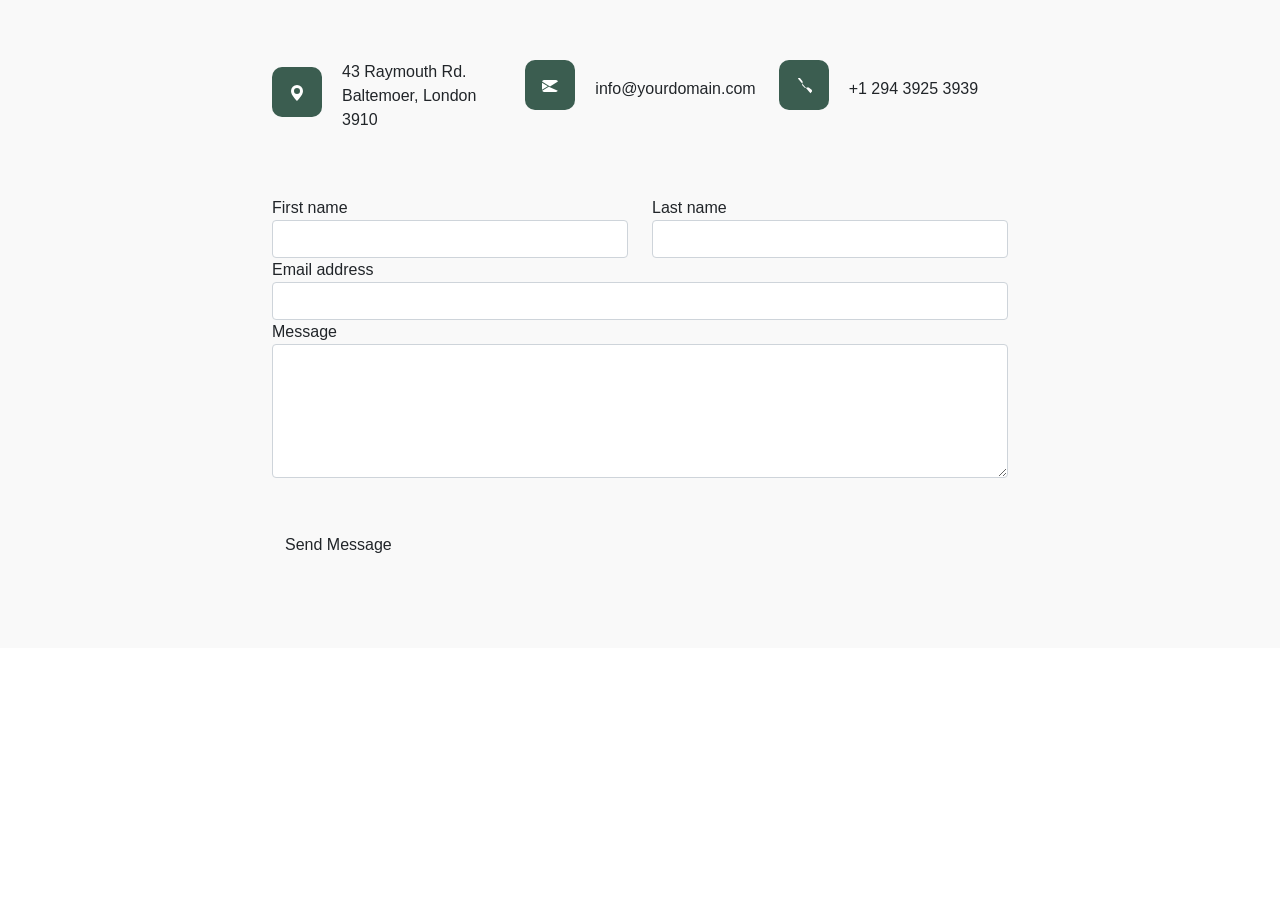
<file: contact.html>
<!DOCTYPE html>
<html lang="en">
<head>
    <meta charset="UTF-8">
    <meta name="viewport" content="width=device-width, initial-scale=1.0">
    <title>Document</title>
    <link rel="stylesheet" href="bootstrap files/style.css">
    <link rel="stylesheet" href="bootstrap files/bootstrap.min.css">
</head>
<body>

    <div class="untree_co-section">
<div class="container">
<div class="block">
<div class="row justify-content-center">
<div class="col-md-8 col-lg-8 pb-4">
<div class="row mb-5">

    <!-- Address -->
<div class="col-lg-4">
<div
class="service no-shadow align-items-center link horizontal d-flex active"
data-aos="fade-left"
data-aos-delay="0" >
<div class="service-icon color-1 mb-4">
<svg
xmlns="http://www.w3.org/2000/svg"
width="16"
height="16"
fill="currentColor"
class="bi bi-geo-alt-fill"
viewBox="0 0 16 16" >
<path d="M8 16s6-5.686 6-10A6 6 0 0 0 2 6c0 4.314 6 10 6 10zm0-7a3 3 0 1 1 0-6 3 3 0 0 1 0
6z"/>
</svg>
</div>

<div class="service-contents">
<p>43 Raymouth Rd. Baltemoer, London 3910</p>
</div>
</div>
</div>

<!-- Email -->
<div class="col-lg-4">
<div
class="service no-shadow align-items-center link horizontal d-flex active"
data-aos="fade-left"
data-aos-delay="0" >
<div class="service-icon color-1 mb-4">
<svg
xmlns="http://www.w3.org/2000/svg"
width="16"
height="16"
fill="currentColor"
class="bi bi-envelope-fill"
viewBox="0 0 16 16" >
<path d="M.05 3.555A2 2 0 0 1 2 2h12a2 2 0 0 1 1.95 1.555L8 8.414.05 3.555zM0

4.697v7.104l5.803-3.558L0 4.697zM6.761 8.83l-6.57 4.027A2 2 0 0 0 2 14h12a2 2 0 0 0 1.808-1.144l-
6.57-4.027L8 9.586l-1.239-.757zm3.436-.586L16 11.801V4.697l-5.803 3.546z"/>

</svg>
</div>

<div class="service-contents">
<p>info@yourdomain.com</p>
</div>
</div>
</div>


<!-- Phone -->
<div class="col-lg-4">
<div
class="service no-shadow align-items-center link horizontal d-flex active"
data-aos="fade-left"
data-aos-delay="0" >
<div class="service-icon color-1 mb-4">
<svg
xmlns="http://www.w3.org/2000/svg"
width="16"
height="16"
fill="currentColor"
class="bi bi-telephone-fill"
viewBox="0 0 16 16" >
<path fill-rule="evenodd" d="M1.885.511a1.745 1.745 0 0 1 2.61.163L6.29
2.98c.329.423.445.974.315 1.494l-.547 2.19a.678.678 0 0 0 .178.643l2.457 2.457a.678.678 0 0 0
.644.178l2.189-.547a1.745 1.745 0 0 1 1.494.315l2.306 1.794c.829.645.905 1.87.163 2.611l-1.034 1.034c-
.74.74-1.846 1.065-2.877.702a18.634 18.634 0 0 1-7.01-4.42 18.634 18.634 0 0 1-4.42-7.009c-.362-1.03-
.037-2.137.703-2.877L1.885.511z" />
</svg>
</div>
<div class="service-contents">
<p>+1 294 3925 3939</p>
</div>
</div>
</div>
</div>


<form>
<div class="row">
<div class="col-6">
<label class="text-black" for="fname">First name</label>
<input type="text" class="form-control" id="fname">
</div>
<div class="col-6">
<label class="text-black" for="lname">Last name</label>
<input type="text" class="form-control" id="lname">
</div>
</div>
<div>
<label class="text-black" for="email">Email address</label>
<input type="email" class="form-control" id="email">
</div>
<div class="mb-5">
<label class="text-black" for="message">Message</label>
<textarea class="form-control" id="message" cols="30" rows="5"></textarea>
</div>
<button type="submit" class="btn btn-primary-hover-outline"> Send Message </button>
</form>
</div>
</div>
</div>
</div>
</div>


    <script src="bootstrap files/bootstrap.bundle.min.js"></script>
</body>
</html>
</file>
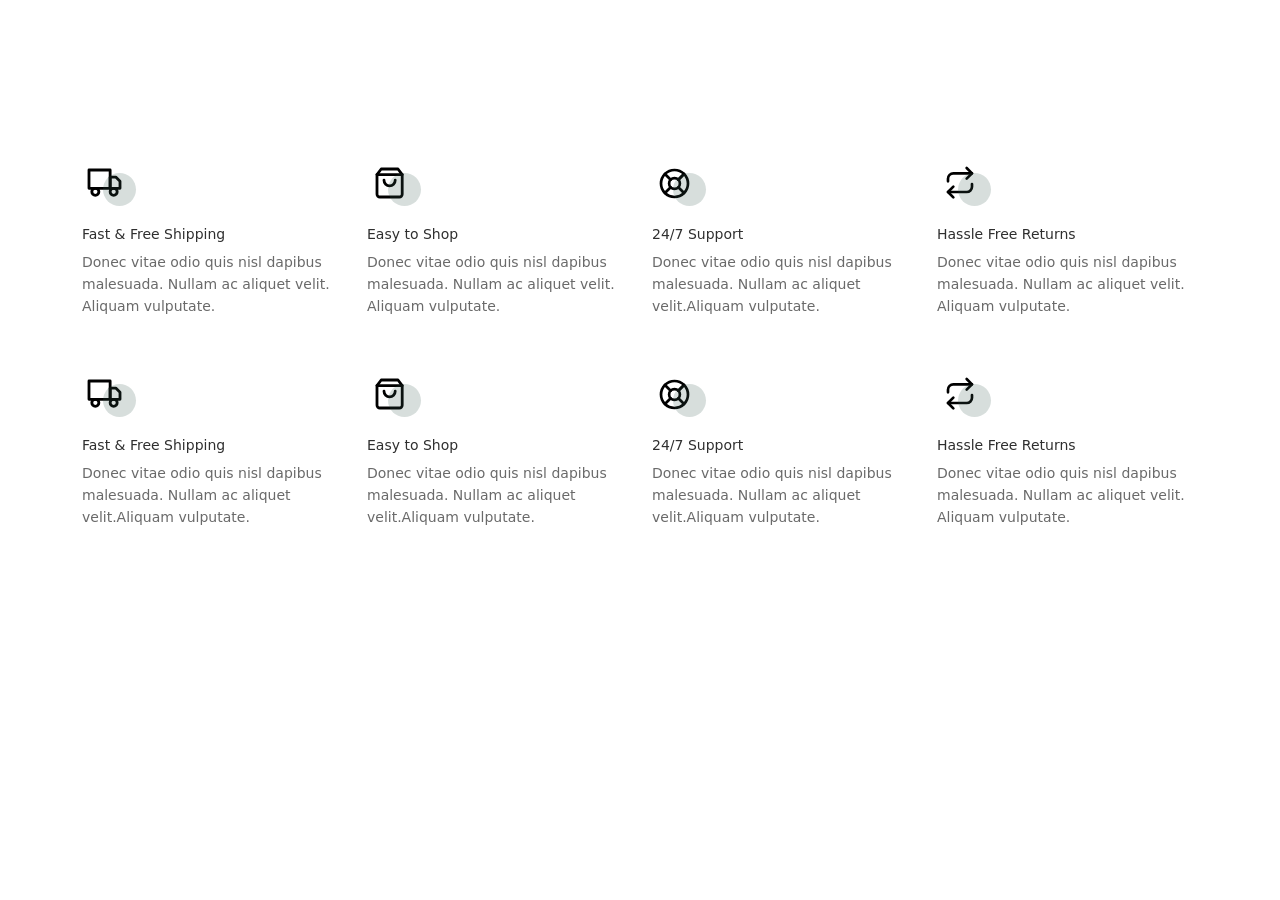
<file: sevices.html>
<!DOCTYPE html>
<html lang="en">
<head>
    <meta charset="UTF-8">
    <meta name="viewport" content="width=device-width, initial-scale=1.0">
    <title>Document</title>
    <link rel="stylesheet" href="bootstrap files/style.css">
    <link rel="stylesheet" href="bootstrap files/bootstrap.min.css">
</head>
<body>
     <div class="why-choose-section">
<div class="container">
<div class="row my-5">
<div class="col-6 col-md-6 col-lg-3 mb-4">
<div class="feature">
<div class="icon"><img src="images/truck.svg" alt="Image" class="img-fluid"> </div>
<h3>Fast &amp; Free Shipping</h3>
<p>Donec vitae odio quis nisl dapibus malesuada. Nullam ac aliquet velit. Aliquam vulputate.</p>
</div>
</div>
<div class="col-6 col-md-6 col-lg-3 mb-4">
<div class="feature">
<div class="icon"><img src="images/bag.svg" alt="Image" class="img-fluid"></div>
<h3>Easy to Shop</h3>
<p>Donec vitae odio quis nisl dapibus malesuada. Nullam ac aliquet velit. Aliquam vulputate.</p>
</div>
</div>
<div class="col-6 col-md-6 col-lg-3 mb-4">
<div class="feature">
<div class="icon"><img src="images/support.svg" alt="Image" class="img-fluid"></div>
<h3>24/7 Support</h3>
<p>Donec vitae odio quis nisl dapibus malesuada. Nullam ac aliquet velit.Aliquam vulputate.</p>
</div>
</div>
<div class="col-6 col-md-6 col-lg-3 mb-4">
<div class="feature">
<div class="icon"><img src="images/return.svg" alt="Image" class="img-fluid"></div>
<h3>Hassle Free Returns</h3>
<p>Donec vitae odio quis nisl dapibus malesuada. Nullam ac aliquet velit. Aliquam vulputate.</p>
</div>
</div>

<div class="col-6 col-md-6 col-lg-3 mb-4">
<div class="feature">
<div class="icon"><img src="images/truck.svg" alt="Image" class="img-fluid"></div>
<h3>Fast &amp; Free Shipping</h3>
<p>Donec vitae odio quis nisl dapibus malesuada. Nullam ac aliquet velit.Aliquam vulputate.</p>
</div>
</div>

<div class="col-6 col-md-6 col-lg-3 mb-4">
<div class="feature">
<div class="icon"><img src="images/bag.svg" alt="Image" class="img-fluid"></div>
<h3>Easy to Shop</h3>
<p>Donec vitae odio quis nisl dapibus malesuada. Nullam ac aliquet velit.Aliquam vulputate.</p>
</div>
</div>
<div class="col-6 col-md-6 col-lg-3 mb-4">
<div class="feature">
<div class="icon"><img src="images/support.svg" alt="Image" class="img-fluid"></div>
<h3>24/7 Support</h3>
<p>Donec vitae odio quis nisl dapibus malesuada. Nullam ac aliquet velit.Aliquam vulputate.</p>
</div>
</div>

<div class="col-6 col-md-6 col-lg-3 mb-4">
<div class="feature">
<div class="icon"><img src="images/return.svg" alt="Image" class="img-fluid"></div>
<h3>Hassle Free Returns</h3>
<p>Donec vitae odio quis nisl dapibus malesuada. Nullam ac aliquet velit. Aliquam vulputate.</p>
</div>
</div>

</div>
</div>
</div>
    <script src="bootstrap files/bootstrap.bundle.min.js"></script>
</body>
</html>
</file>
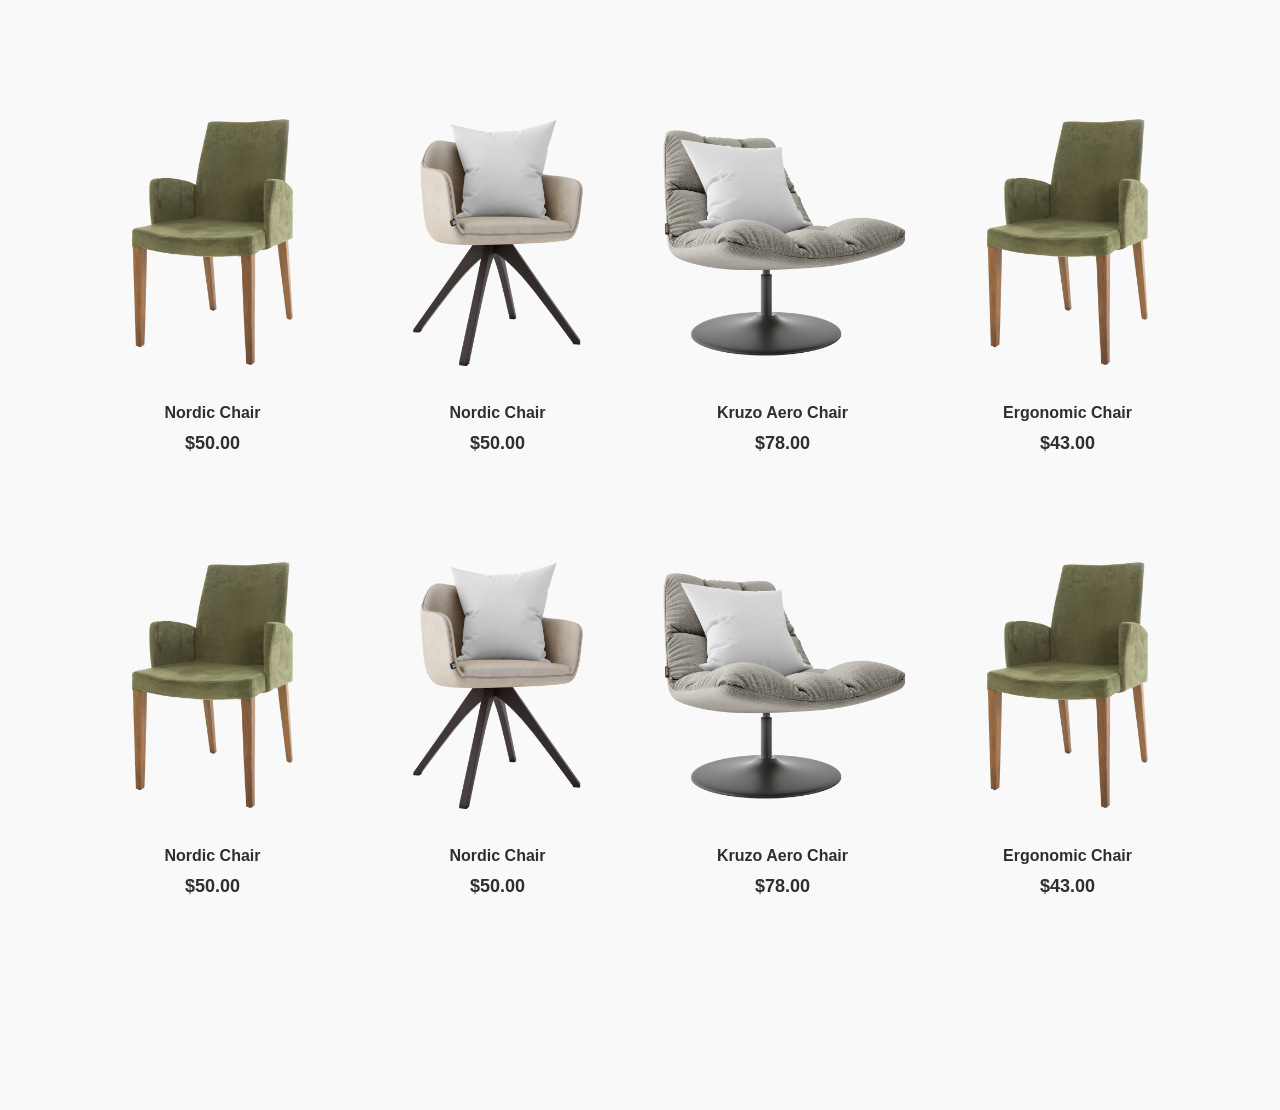
<file: shop.html>
<!DOCTYPE html>
<html lang="en">
<head>
    <meta charset="UTF-8">
    <meta name="viewport" content="width=device-width, initial-scale=1.0">
    <title>Document</title>
    <link rel="stylesheet" href="bootstrap files/style.css">
    <link rel="stylesheet" href="bootstrap files/bootstrap.min.css">
</head>
<body>
    <div class="untree_co-section product-section before-footer-section">
<div class="container">
<div class="row">

<!-- Start Column 1 -->
<div class="col-12 col-md-4 col-lg-3 mb-5">
<a class="product-item" href="#">
<img src="images/product-3.png" class="img-fluid product-thumbnail">
<h3 class="product-title">Nordic Chair</h3>
<strong class="product-price">$50.00</strong>
<span class="icon-cross"><img src="images/cross.svg" class="img-fluid"></span>
</a>
</div>

<!-- Start Column 2 -->
<div class="col-12 col-md-4 col-lg-3 mb-5">
<a class="product-item" href="#">
<img src="images/product-1.png" class="img-fluid product-thumbnail">
<h3 class="product-title">Nordic Chair</h3>
<strong class="product-price">$50.00</strong>
<span class="icon-cross"><img src="images/cross.svg" class="img-fluid"></span>
</a>
</div>


<!-- Start Column 3 -->
<div class="col-12 col-md-4 col-lg-3 mb-5">
<a class="product-item" href="#">
<img src="images/product-2.png" class="img-fluid product-thumbnail">
<h3 class="product-title">Kruzo Aero Chair</h3>
<strong class="product-price">$78.00</strong>
<span class="icon-cross"><img src="images/cross.svg" class="img-fluid"></span>
</a>
</div>

<!-- Start Column 4 -->
<div class="col-12 col-md-4 col-lg-3 mb-5">
<a class="product-item" href="#">
<img src="images/product-3.png" class="img-fluid product-thumbnail">
<h3 class="product-title">Ergonomic Chair</h3>
<strong class="product-price">$43.00</strong>
<span class="icon-cross"><img src="images/cross.svg" class="img-fluid"></span>
</a>
</div>


<!-- Start Column 5 -->
<div class="col-12 col-md-4 col-lg-3 mb-5">
<a class="product-item" href="#">
<img src="images/product-3.png" class="img-fluid product-thumbnail">
<h3 class="product-title">Nordic Chair</h3>
<strong class="product-price">$50.00</strong>
<span class="icon-cross"><img src="images/cross.svg" class="img-fluid"></span>
</a>
</div>

<!-- Start Column 6 -->
<div class="col-12 col-md-4 col-lg-3 mb-5">
<a class="product-item" href="#">
<img src="images/product-1.png" class="img-fluid product-thumbnail">
<h3 class="product-title">Nordic Chair</h3>
<strong class="product-price">$50.00</strong>
<span class="icon-cross"><img src="images/cross.svg" class="img-fluid"></span>
</a>
</div>


<!-- Start Column 7 -->
<div class="col-12 col-md-4 col-lg-3 mb-5">
<a class="product-item" href="#">
<img src="images/product-2.png" class="img-fluid product-thumbnail">
<h3 class="product-title">Kruzo Aero Chair</h3>
<strong class="product-price">$78.00</strong>
<span class="icon-cross"><img src="images/cross.svg" class="img-fluid"></span>
</a>
</div>

<!-- Start Column 8 -->
<div class="col-12 col-md-4 col-lg-3 mb-5">
<a class="product-item" href="#">
<img src="images/product-3.png" class="img-fluid product-thumbnail">
<h3 class="product-title">Ergonomic Chair</h3>
<strong class="product-price">$43.00</strong>
<span class="icon-cross"><img src="images/cross.svg" class="img-fluid"></span>
</a>
</div>

</div>
</div>
</div>
    <script src="bootstrap files/bootstrap.bundle.min.js"></script>
</body>
</html>
</file>
<file: bootstrap files/style.css>
.custom-navbar {
background-color: #3b5d50;
padding: 20px 0;
}

.custom-navbar .navbar-brand {
font-size: 32px;
font-weight: 600;
}

.custom-navbar .navbar-brand span {
opacity: 0.4;
}

.custom-navbar .custom-navbar-nav li a {
color: #ffffff;
opacity: 0.5;
}

.custom-navbar .custom-navbar-nav li a:hover,
.custom-navbar .custom-navbar-nav li.active a {
opacity: 1;
}


.hero {
background: #3b5d50;
padding: calc(4rem - 30px) 0 0 0;
}
.hero .intro-excerpt {
position: relative;
z-index: 4;
}
.hero h1 {
font-weight: 700;
color: #ffffff;
margin-bottom: 30px;
}
.hero p {
color: rgba(255, 255, 255, 0.5);
margin-bottom: 30px;
}
.hero .hero-img-wrap {
position: relative;
}




.hero .hero-img-wrap img {
position: relative;
top: 0;
right: 0;
left: -20px;
z-index: 2;
max-width: 780px;
}
.hero .hero-img-wrap:after {
content: "";
position: absolute;
width: 255px;
height: 217px;
background-image: url("../images/dots-light.svg");
background-size: contain;
background-repeat: no-repeat;
right: -100px;
top: 0;
}





.product-section {
padding: 7rem 0; }
.product-item {
text-align: center;
position: relative;
padding-bottom: 50px;
}
.product-item:hover img {
transform: translateY(
-20px);

}
.icon-cross {
width: 35px;
height: 35px;
background: #2f2f2f;
border-radius: 50%;
position: absolute;
bottom: 10px;
left: 50%;
transform: translateX(-50%);

}


.why-choose-section {
padding: 7rem 0;
}
.why-choose-section .img-wrap {
position: relative;
}
.why-choose-section .img-wrap:before {
position: absolute;
content: "";
width: 255px;
height: 217px;
background-image: url("../images/dots-yellow.svg");
background-repeat: no-repeat;
background-size: contain;
transform: translate(-40%, -40%);
z-index: -1;
}
.why-choose-section .img-wrap img {
border-radius: 20px;
}
.feature {
margin-bottom: 30px;
}


.feature .icon {
display: inline-block;
position: relative;
margin-bottom: 20px;
}
.feature .icon:before {
content: "";
width: 33px;
height: 33px;
position: absolute;
background: rgba(59, 93, 80, 0.2);
border-radius: 50%;
right: -8px;
bottom: 0;
}
.feature h3 {
font-size: 14px;
color: #2f2f2f;
}
.feature p {
font-size: 14px;
line-height: 22px;
color: #6a6a6a;
}




.carousel-control-prev,
.carousel-control-next {
width: 50px;
height: 50px;
background: #e6ebe8;
border-radius: 50%;
}



.blog-section {
padding: 7rem 0 12rem;
}

.blog-section .post-entry a {
text-decoration: none;
}

.blog-section .post-entry .post-thumbnail {
display: block;
margin-bottom: 20px;
}

.blog-section .post-entry .post-thumbnail img {
border-radius: 20px;
transition: 0.3s all ease;
}

.blog-section .post-entry .post-content-entry {
padding: 0 15px;
}



.blog-section .post-entry .post-content-entry h3 {
font-size: 16px;
font-weight: 600;
margin-bottom: 7px;
}

.blog-section .post-entry .post-content-entry .meta {
font-size: 14px;
}

.blog-section .post-entry .post-content-entry .meta a {
font-weight: 600;
}

.blog-section .post-entry:hover .post-thumbnail img {
opacity: 0.7;
}


.footer-section {
padding: 80px 0;
background: #ffffff;
}

.footer-section .relative {
position: relative;
}

.footer-section a {
text-decoration: none;
color: #2f2f2f;
transition: .3s all ease;
}

.footer-section a:hover {
color: rgba(47, 47, 47, 0.5);
}

.footer-section .subscription-form {
margin-bottom: 40px;
position: relative;
z-index: 2;
margin-top: 100px;
}


.untree_co-section {
    padding: 60px 0;
    background-color: #f9f9f9;
    font-family: Arial, sans-serif;
}

.section-title {
    font-size: 32px;
    text-align: center;
    margin-bottom: 50px;
    color: #333;
}

.col-12.col-md-6.col-lg-3 {
    text-align: center;
    margin-bottom: 30px;
}

.col-12.col-md-6.col-lg-3 img {
    width: 180px;
    height: 180px;
    border-radius: 50%;
    object-fit: cover;
    margin-bottom: 20px;
    transition: transform 0.3s;
}

.col-12.col-md-6.col-lg-3 img:hover {
    transform: scale(1.05);
}

.col-12.col-md-6.col-lg-3 h3 a {
    text-decoration: none;
    color: #222;
    font-size: 20px;
    font-weight: bold;
}

.col-12.col-md-6.col-lg-3 h3 a span {
    color: #f9c74f;
}

.col-12.col-md-6.col-lg-3 .position {
    display: block;
    color: #555;
    font-size: 14px;
    margin-bottom: 10px;
}

.col-12.col-md-6.col-lg-3 p {
    font-size: 14px;
    color: #666;
    line-height: 1.5;
}

.col-12.col-md-6.col-lg-3 .more {
    text-decoration: none;
    color: #f9c74f;
    font-weight: bold;
    font-size: 14px;
}

.col-12.col-md-6.col-lg-3 .more:hover {
    color: #222;
}

.footer-section {
padding: 80px 0;
background: #ffffff;
}

.footer-section .relative {
position: relative;
}

.footer-section a {
text-decoration: none;
color: #2f2f2f;
transition: .3s all ease;
}

.footer-section a:hover {
color: rgba(47, 47, 47, 0.5);
}

.footer-section .subscription-form {
margin-bottom: 40px;
position: relative;
z-index: 2;
margin-top: 100px;
}



.why-choose-section {
padding: 7rem 0;
}
.why-choose-section .img-wrap {
position: relative;
}
.why-choose-section .img-wrap::before {
position: absolute;
content: "";
width: 255px;
height: 217px;
background-image: url("../images/dots-yellow.svg");
background-repeat: no-repeat;
background-size: contain;
transform: translate(-40%, -40%);
z-index: -1;
}
.why-choose-section .img-wrap img {
border-radius: 20px;
}
.feature {
margin-bottom: 30px;
}


.feature .icon {
display: inline-block;
position: relative;
margin-bottom: 20px;
}
.feature .icon::before {
content: "";
width: 33px;
height: 33px;
position: absolute;
background: rgba(59, 93, 80, 0.2);
border-radius: 50%;
right:-8px;
bottom: 0; }
.feature h3 {
font-size: 14px;
color: #2f2f2f; }
.feature p {
font-size: 14px;
line-height: 22px;
color: #6a6a6a; }




.blog-section {
padding: 7rem 0 12rem 0;
}

.blog-section .post-entry a {
text-decoration: none;
}

.blog-section .post-entry .post-thumbnail {
display: block;
margin-bottom: 20px;
}

.blog-section .post-entry .post-thumbnail img {
border-radius: 20px;
-webkit-transition: .3s all ease;
-o-transition: .3s all ease;
transition: .3s all ease;
}

.blog-section .post-entry .post-content-entry {
padding-left: 15px;
padding-right: 15px;
}



.blog-section .post-entry .post-content-entry h3 {
font-size: 16px;
font-weight: 600;
margin-bottom: 7px;
}

.blog-section .post-entry .post-content-entry .meta {
font-size: 14px;
}

.blog-section .post-entry .post-content-entry .meta a {
font-weight: 600;
}

.blog-section .post-entry:hover .post-thumbnail img,
.blog-section .post-entry:focus .post-thumbnail img {
opacity: .7;
}



.product-section {
padding: 7rem 0;
}

.product-section .product-item {
text-align: center;
text-decoration: none;
display: block;
position: relative;
padding-bottom: 50px;
cursor: pointer;
}

.product-section .product-item .product-thumbnail {
margin-bottom: 30px;
position: relative;
top: 0;
transition: .3s all ease;
}

.product-section .product-item h3 {
font-weight: 600;
font-size: 16px;
}


.product-section .product-item strong {
font-weight: 800 !important;
font-size: 18px !important;
}
.product-section .product-item h3,
.product-section .product-item strong {
color: #2f2f2f;
text-decoration: none;
}
.product-section .product-item .icon-cross {
position: absolute;
width: 35px;
height: 35px;
display: inline-block;
background: #2f2f2f;
bottom: 15px;
left: 50%;
transform: translateX(-50%);
margin-bottom: -17.5px;
border-radius: 50%;
opacity: 0;
visibility: hidden;
transition: .3s all ease;
}




.product-section .product-item .icon-cross img {
position: absolute;
left: 50%;
top: 50%;
transform: translate(-50%, -50%);
}
.product-section .product-item:before {
bottom: 0;
left: 0;
right: 0;
position: absolute;
content: "";
background: #dce5e4;
height: 0%;
z-index: -1;
border-radius: 10px;
transition: .3s all ease;
}
.product-section .product-item:hover .product-thumbnail {
top: -25px;
}
.product-section .product-item:hover:before {
height: 70%;
}


.product-section .product-item:hover .icon-cross {
bottom: 0;
opacity: 1;
visibility: visible;
}


.service {
line-height: 1.5;
}
.service .service-icon {
border-radius: 10px;
-webkit-box-flex: 0;
-ms-flex: 0 0 50px;
flex: 0 0 50px;
height: 50px;
line-height: 50px;
text-align: center;
background: #3b5d50;
margin-right: 20px;
color: #ffffff;
}
textarea {
height: auto !important;
}
</file>
